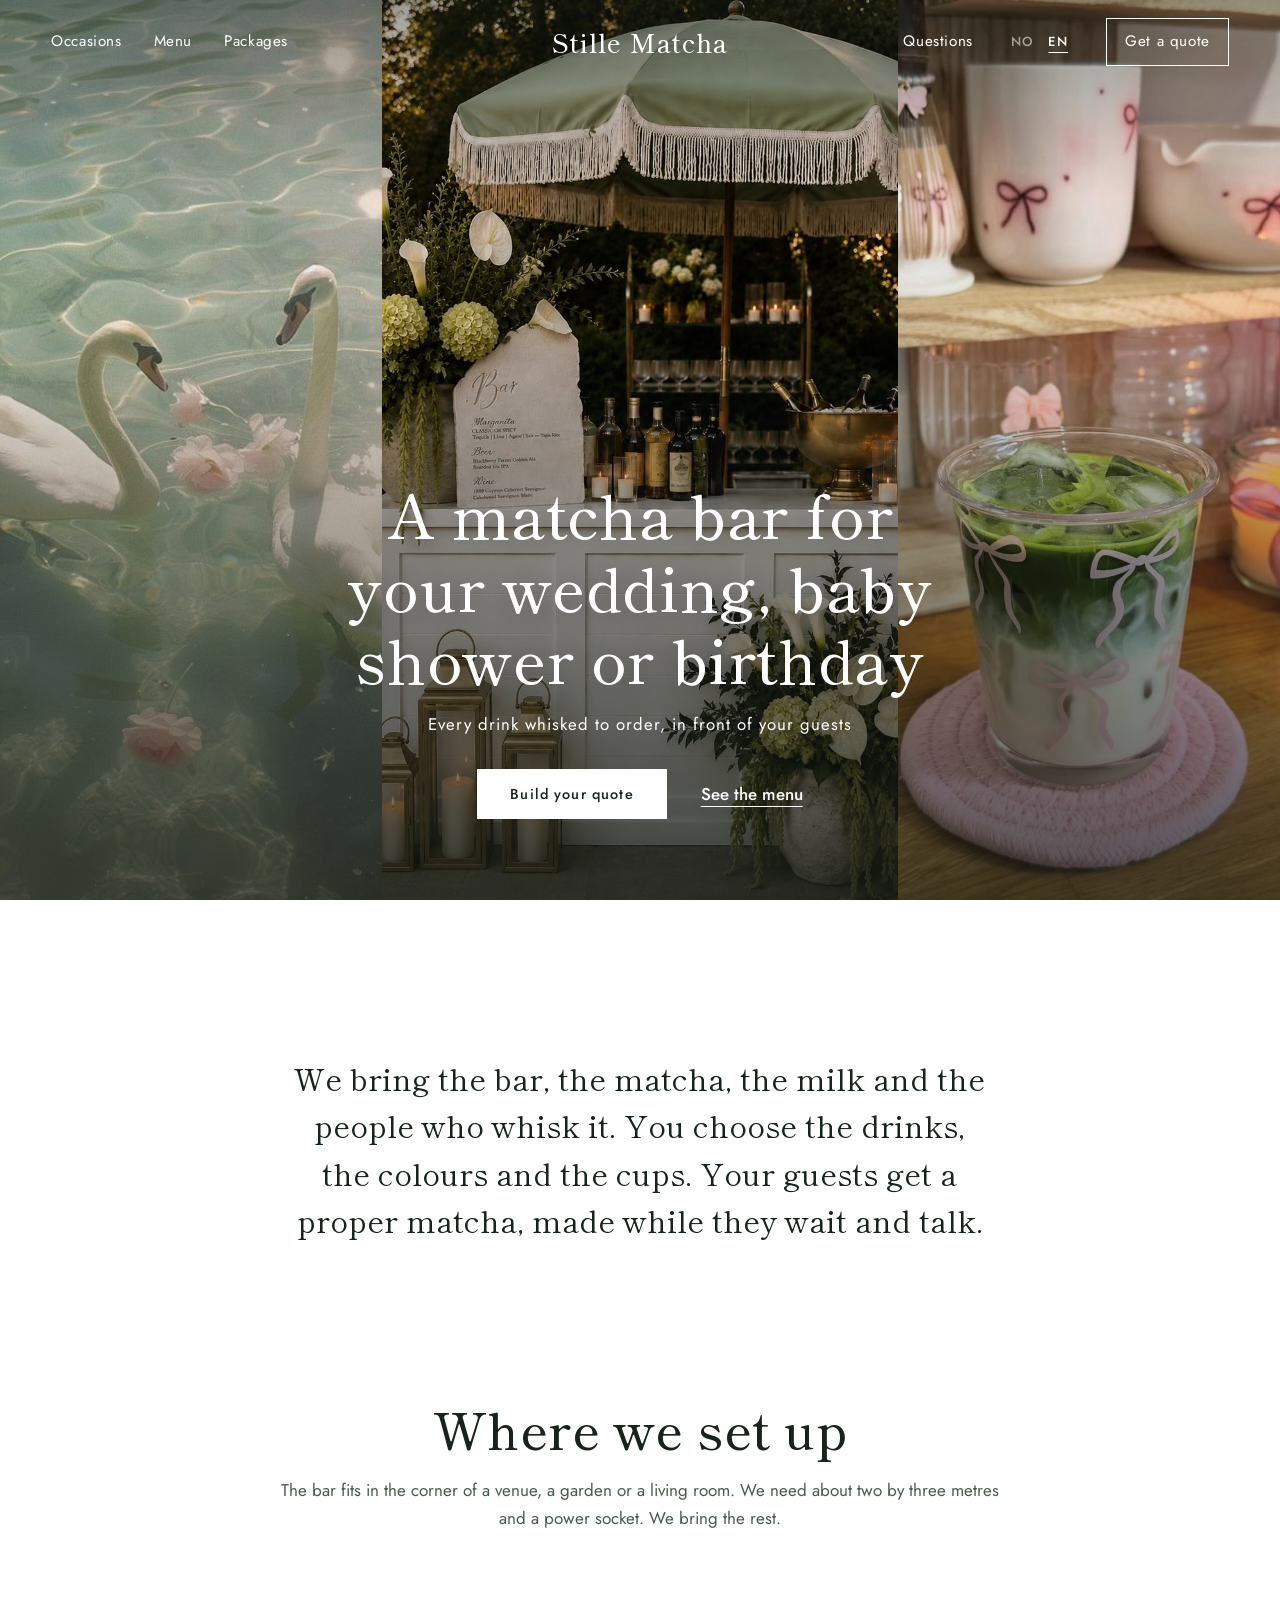
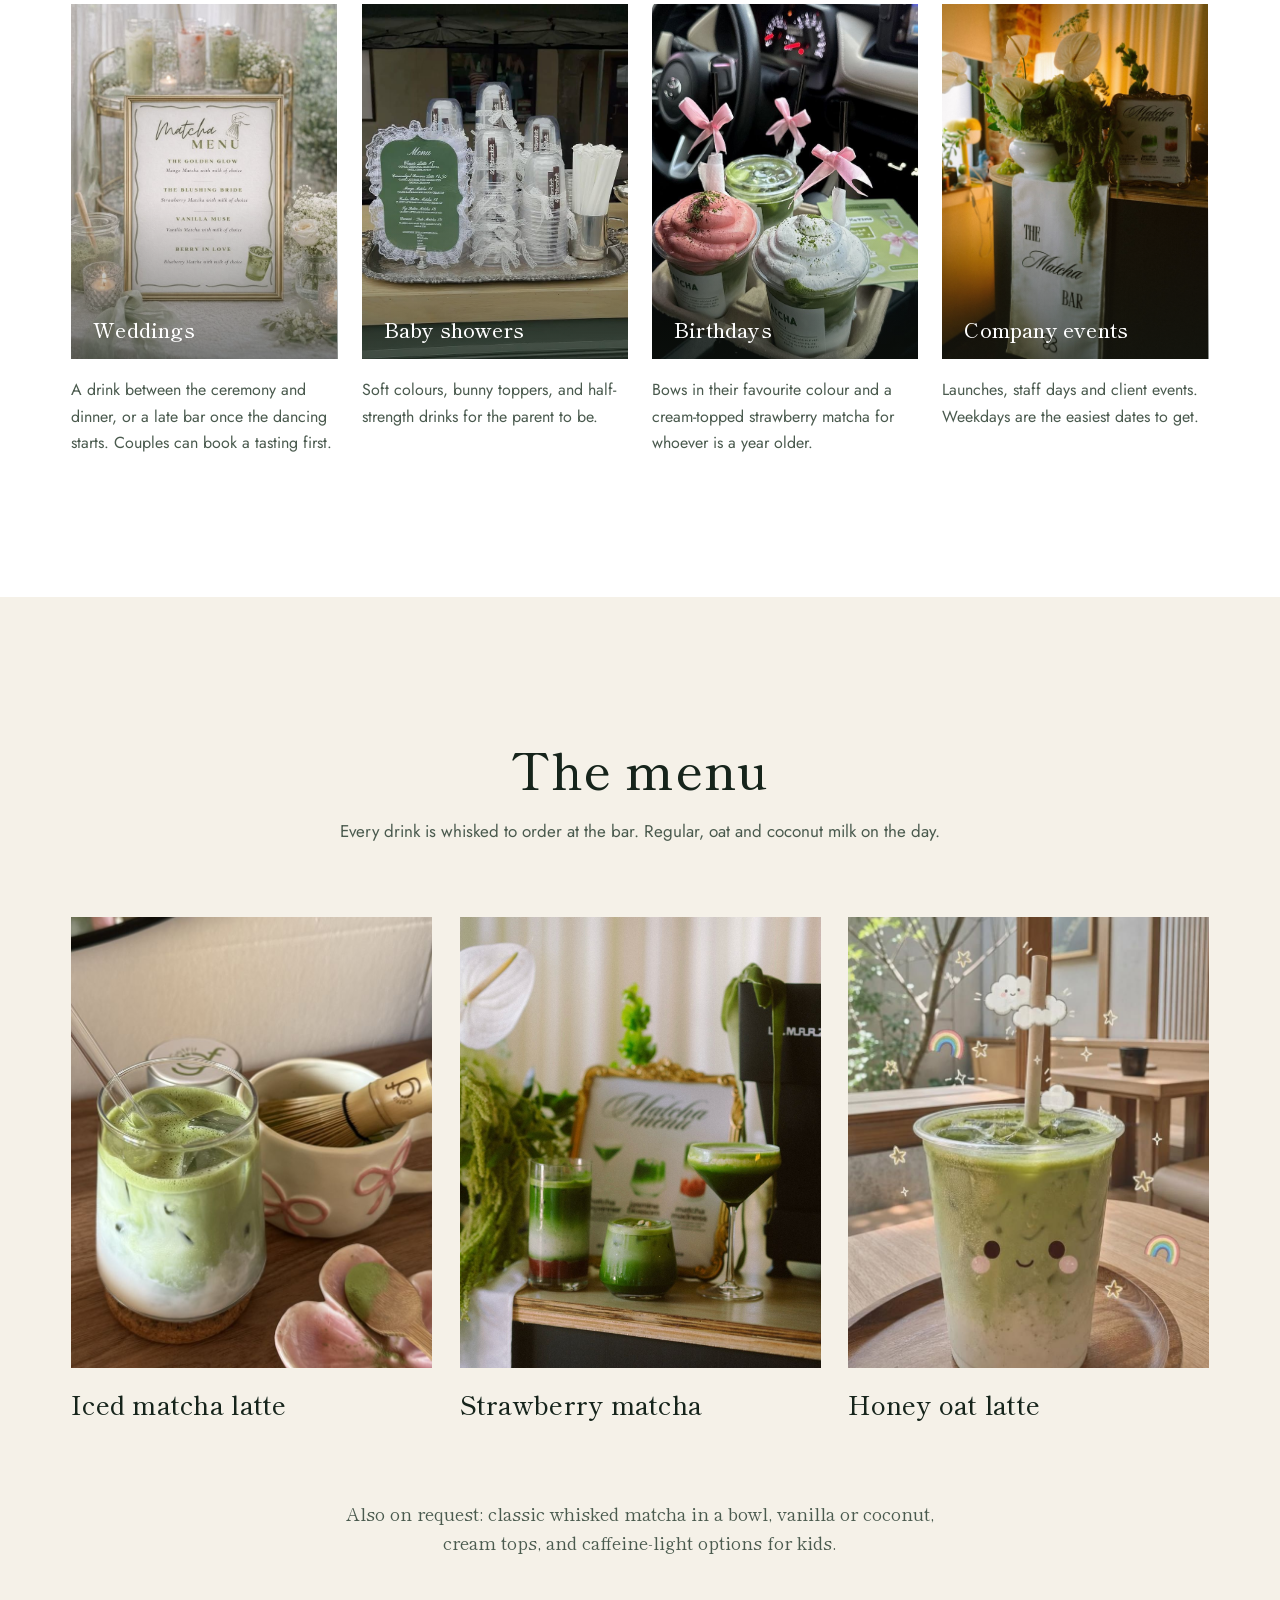
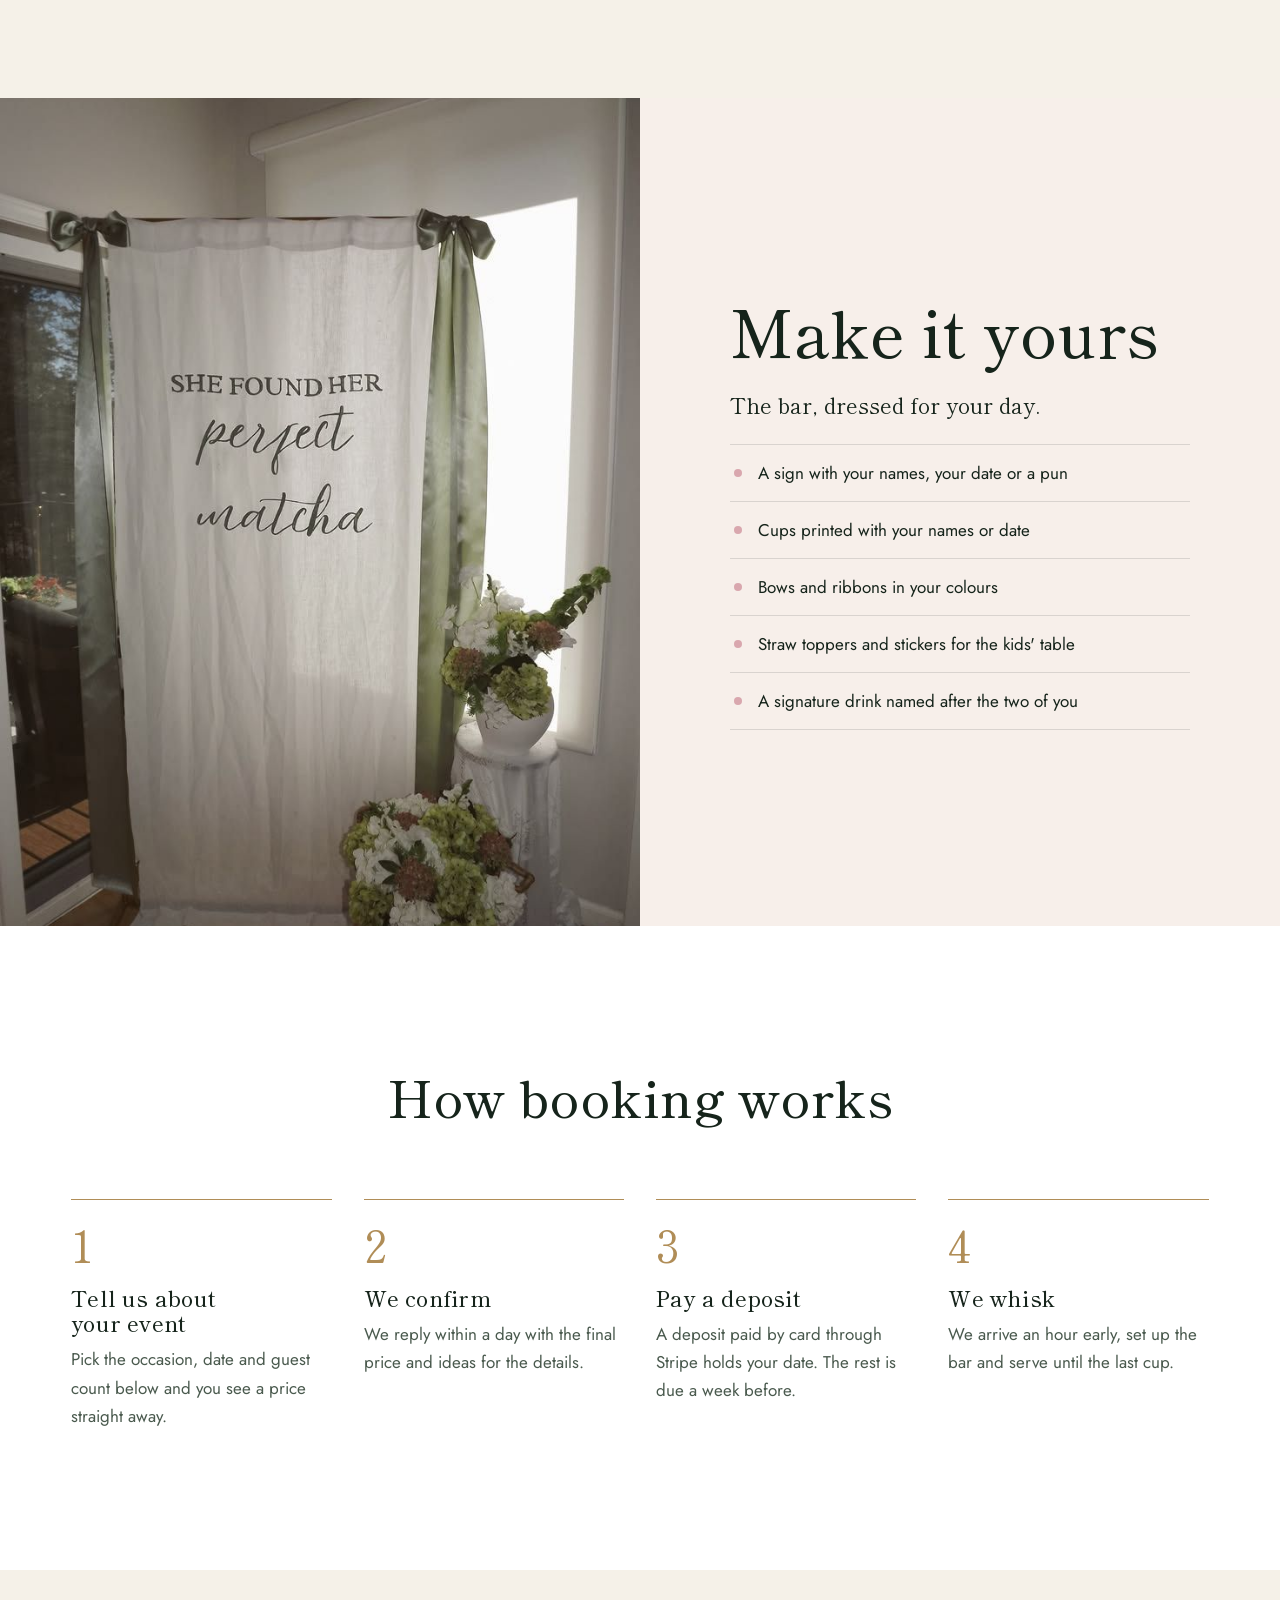
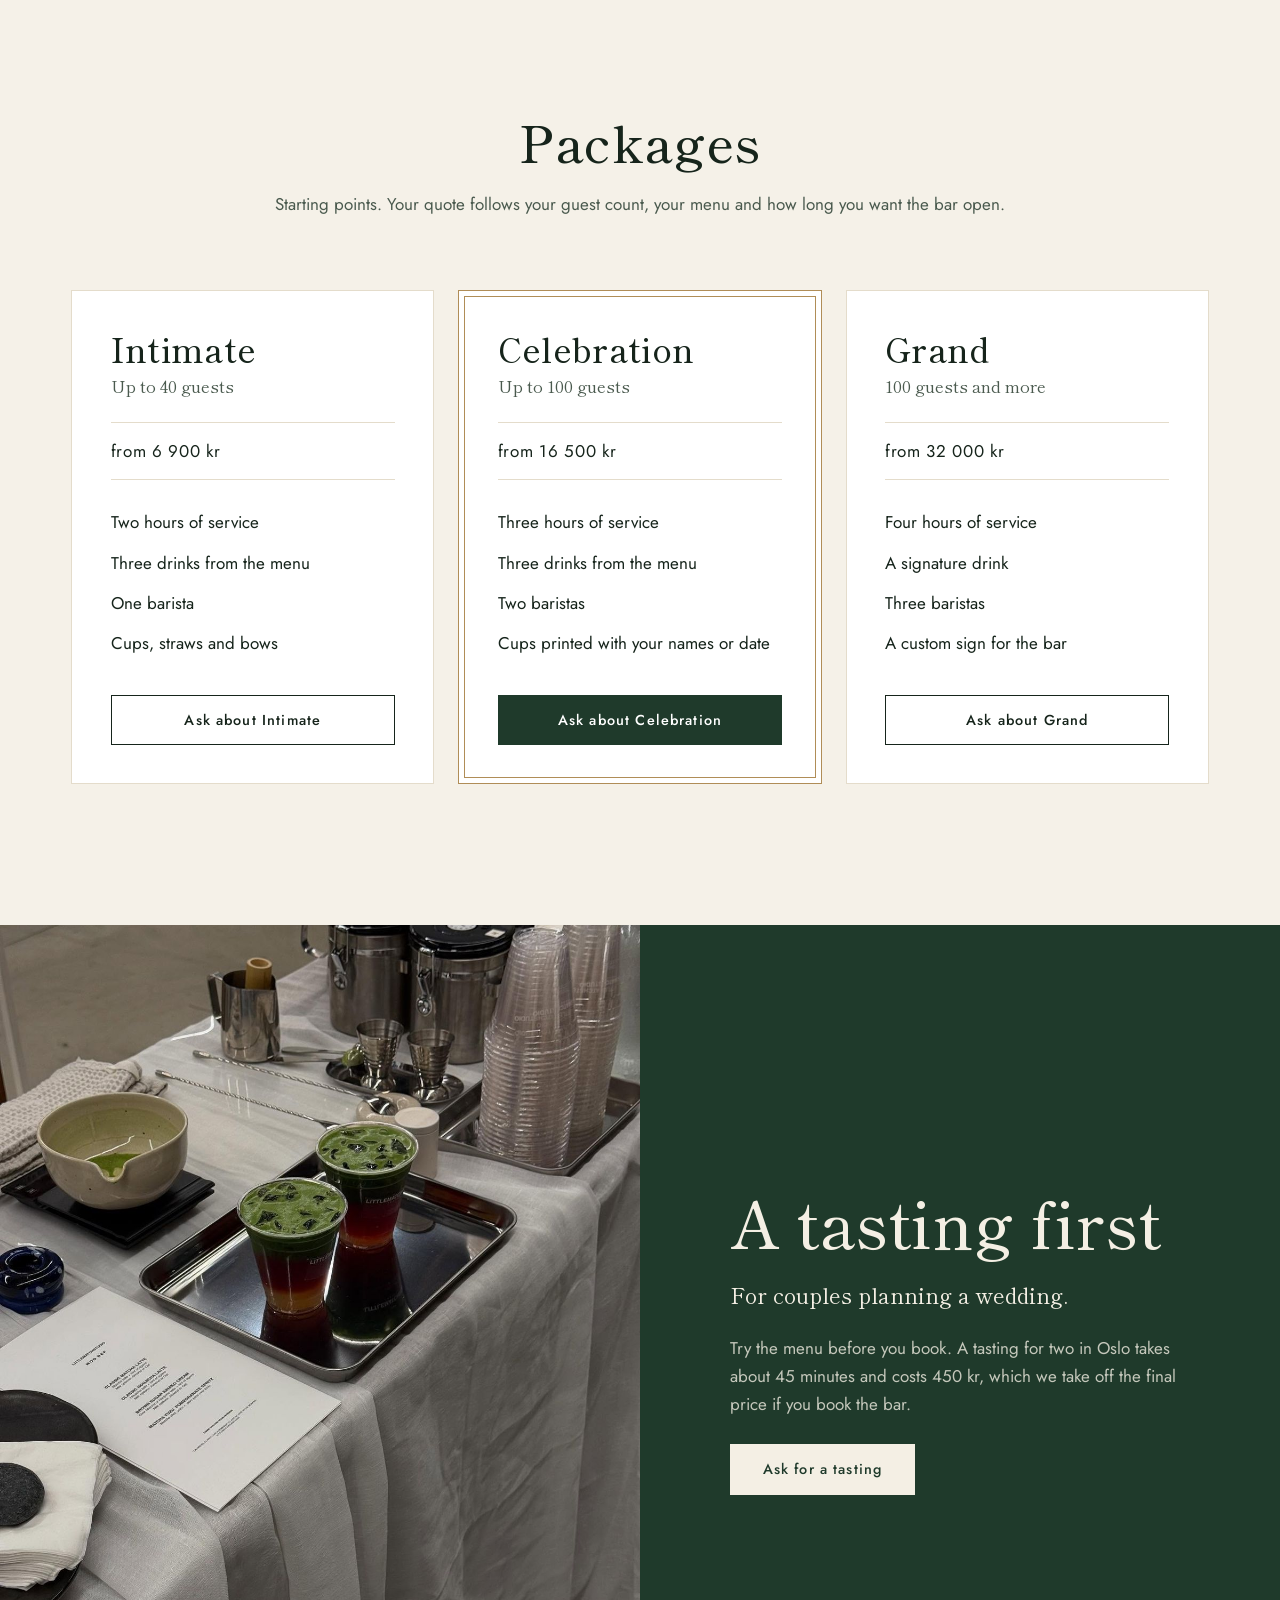
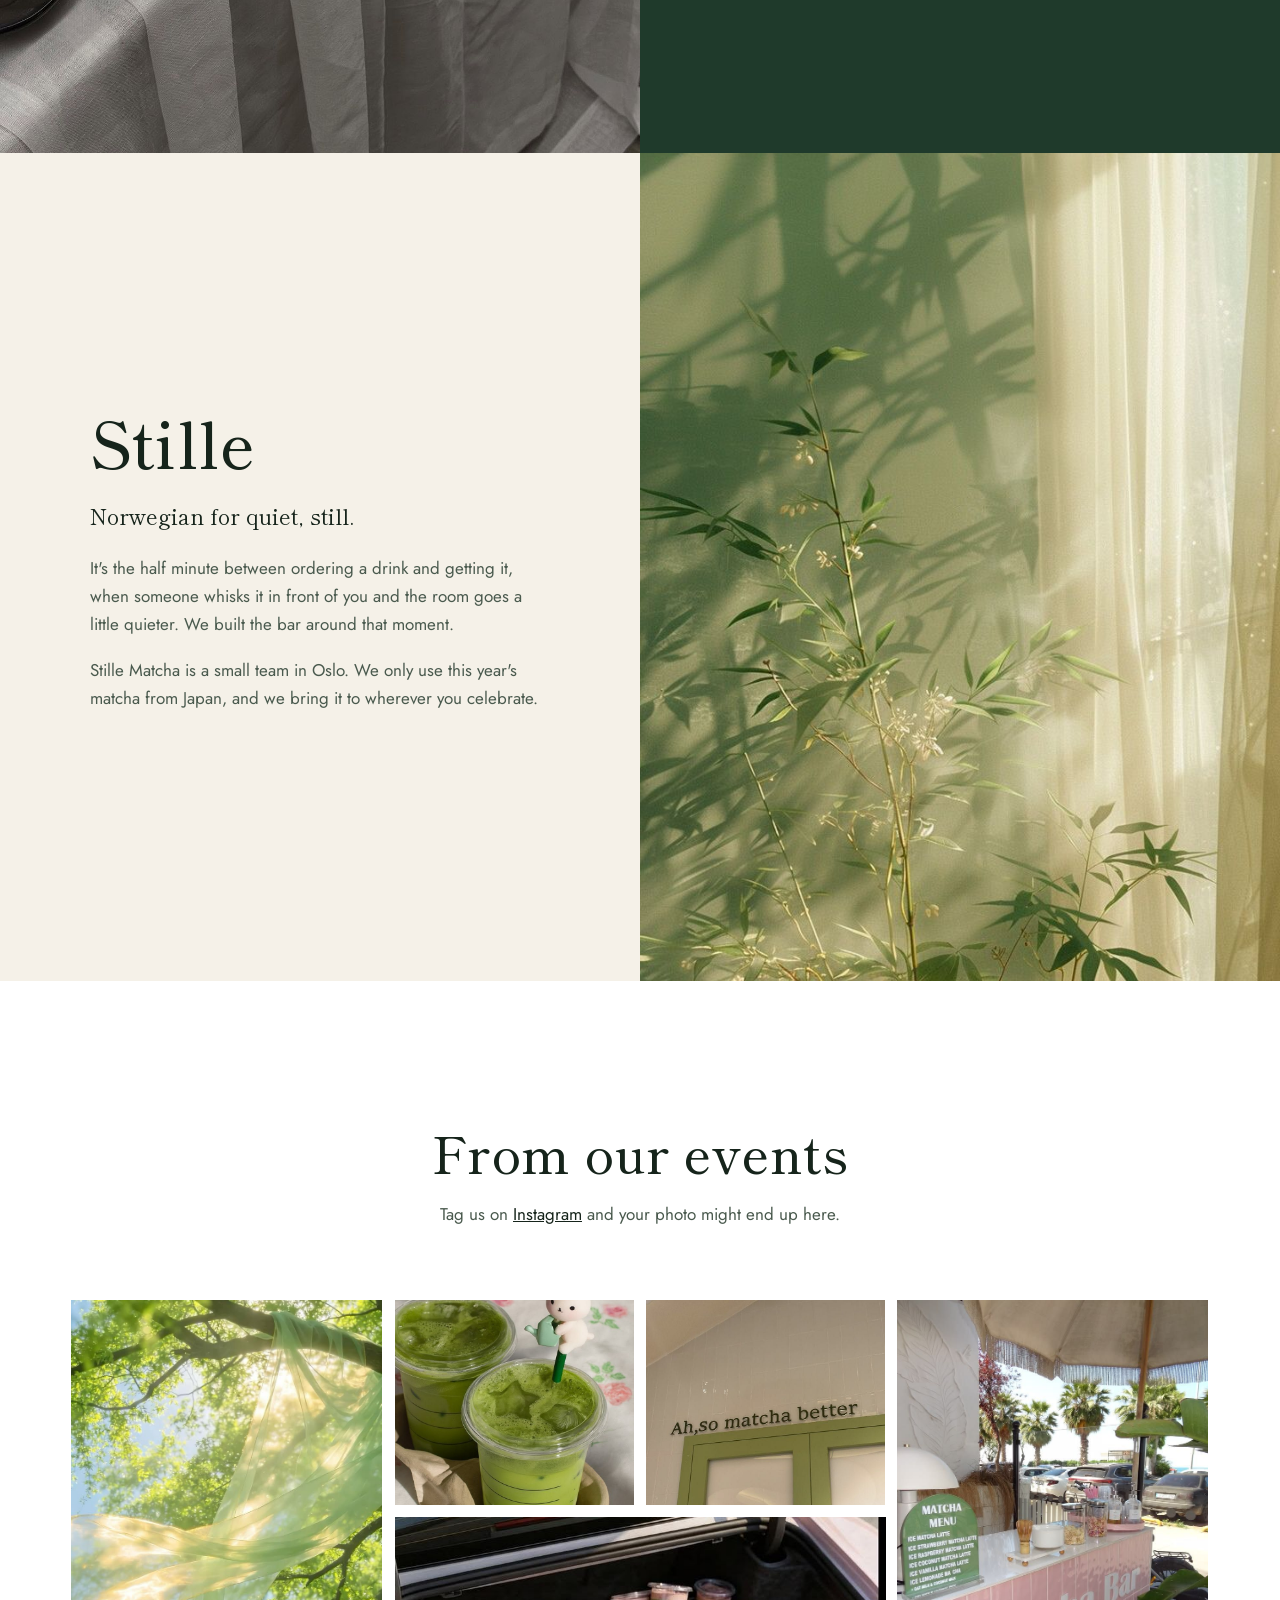
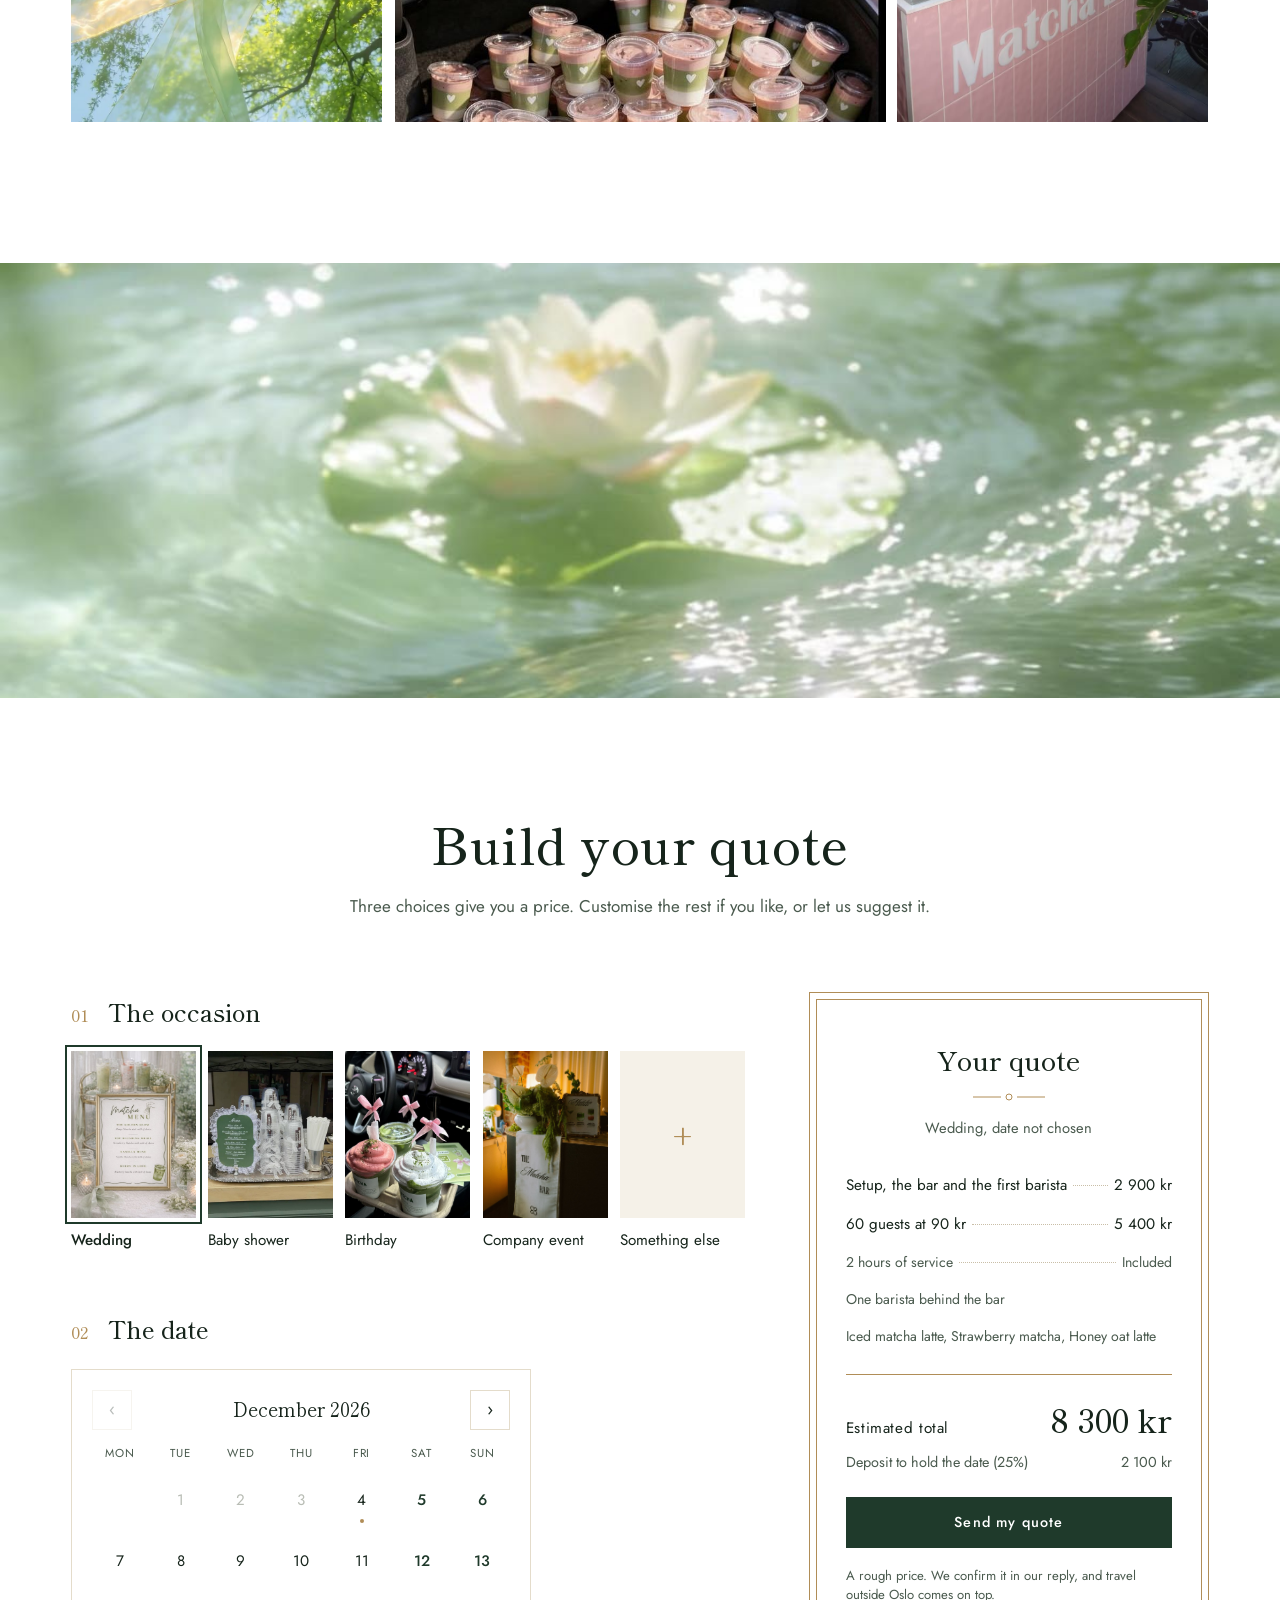
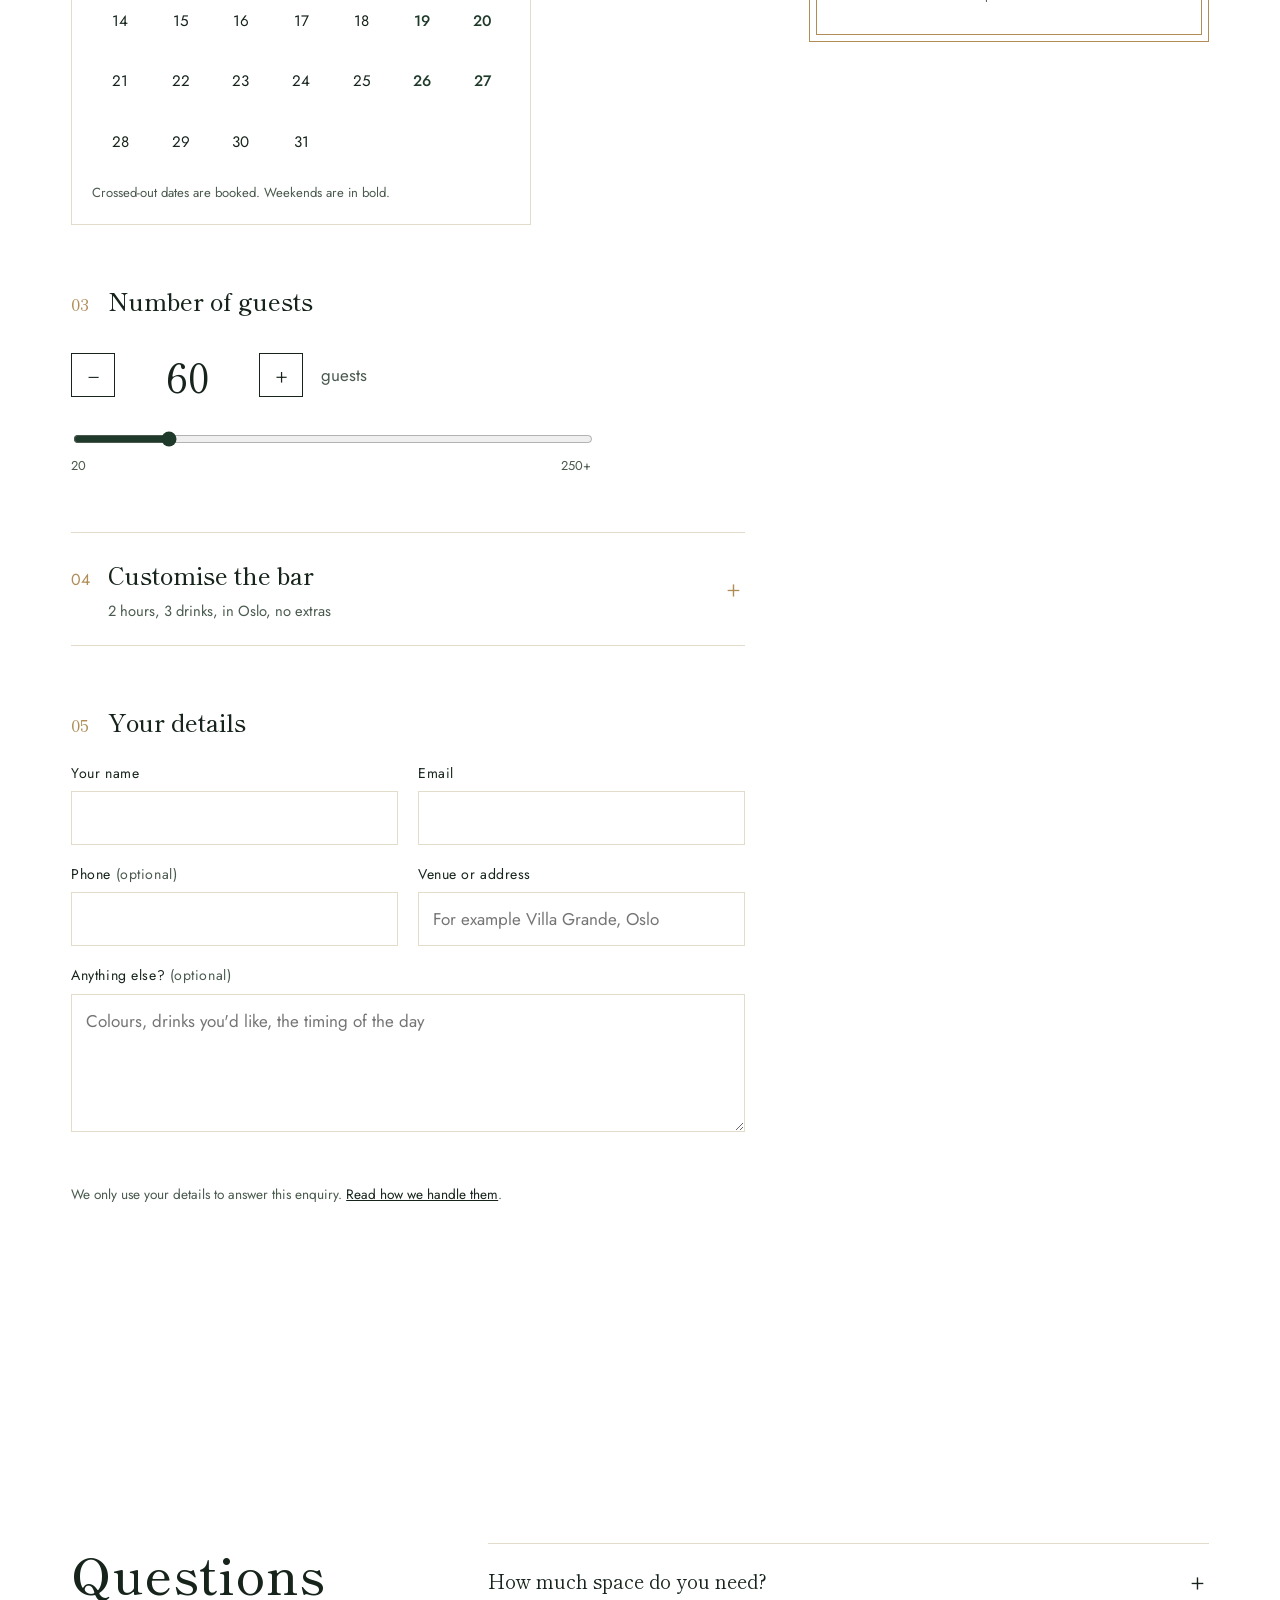
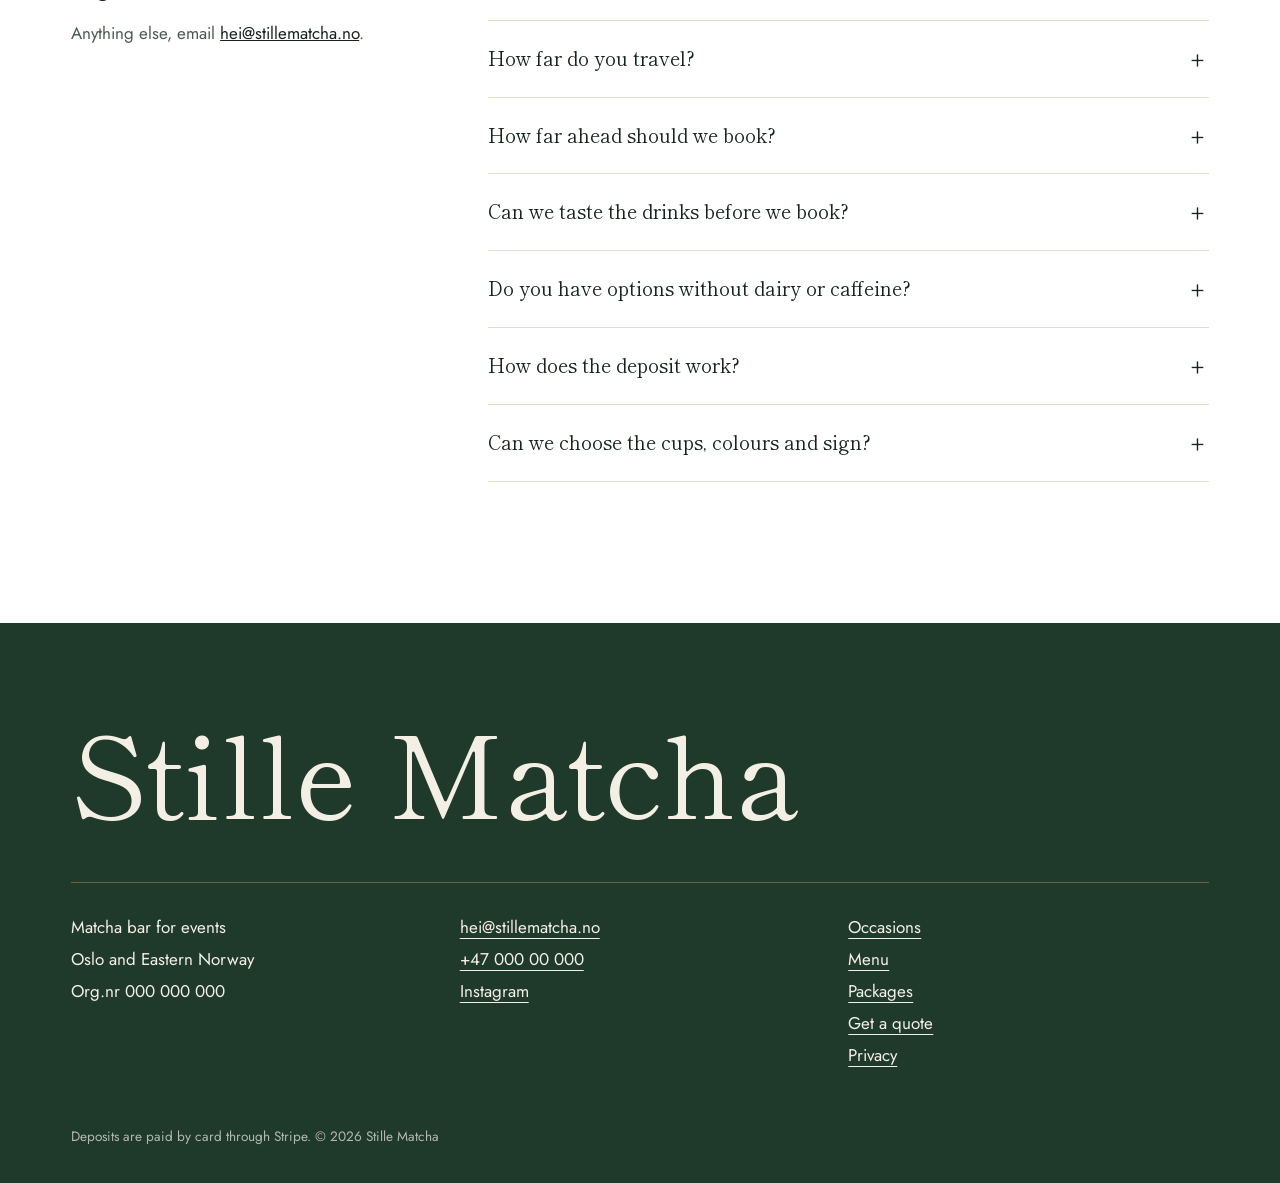
<file: index.html>
<!doctype html>
<html lang="en">
<head>
  <meta charset="utf-8">
  <meta name="viewport" content="width=device-width, initial-scale=1">
  <title data-i18n="meta.title">Stille Matcha</title>
  <meta name="description" data-i18n-attr="content:meta.description" content="A matcha bar for your wedding, baby shower or birthday. Every drink whisked to order in front of your guests, in Oslo and Eastern Norway.">

  <!--
    How the page looks when a link is shared on Instagram, WhatsApp, Messenger and so on.
    PLACEHOLDER: once the site has its domain, replace https://stillematcha.no/ below
    with the real address. Link previews need the full address of the image.
  -->
  <meta property="og:type" content="website">
  <meta property="og:site_name" content="Stille Matcha">
  <meta property="og:title" content="Stille Matcha: a matcha bar for your event">
  <meta property="og:description" content="Matchabar til bryllup, babyshower og bursdag. Hver drikk vispes på bestilling foran gjestene.">
  <meta property="og:url" content="https://stillematcha.no/">
  <meta property="og:image" content="https://stillematcha.no/images/share.jpg">
  <meta property="og:image:width" content="1200">
  <meta property="og:image:height" content="630">
  <meta property="og:locale" content="nb_NO">
  <meta property="og:locale:alternate" content="en_GB">
  <meta name="twitter:card" content="summary_large_image">
  <link rel="alternate" hreflang="nb" href="https://stillematcha.no/?lang=no">
  <link rel="alternate" hreflang="en" href="https://stillematcha.no/?lang=en">

  <link rel="icon" href="images/favicon.svg" type="image/svg+xml">
  <link rel="stylesheet" href="css/fonts.css">
  <link rel="stylesheet" href="css/styles.css">
</head>
<body>

  <a class="skip-link" href="#main" data-i18n="skip">Skip to content</a>

  <header class="site-header is-over-hero" id="site-header">
    <div class="header-inner">
      <nav class="nav-side nav-left" aria-label="Explore">
        <a href="#occasions" data-i18n="nav.occasions">Occasions</a>
        <a href="#menu" data-i18n="nav.menu">Menu</a>
        <a href="#packages" data-i18n="nav.packages">Packages</a>
      </nav>

      <a class="logo" href="#top" aria-label="Stille Matcha">
        <span data-site="name">Stille Matcha</span>
      </a>

      <div class="nav-side nav-right">
        <a href="#faq" data-i18n="nav.questions">Questions</a>
        <div class="lang-switch" role="group" aria-label="Language / Språk">
          <button type="button" data-lang="no" aria-pressed="false" lang="nb">NO</button>
          <button type="button" data-lang="en" aria-pressed="true" lang="en">EN</button>
        </div>
        <a class="nav-cta" href="#enquire" data-i18n="nav.cta">Get a quote</a>
      </div>

      <div class="mobile-tools">
        <div class="lang-switch" role="group" aria-label="Language / Språk">
          <button type="button" data-lang="no" aria-pressed="false" lang="nb">NO</button>
          <button type="button" data-lang="en" aria-pressed="true" lang="en">EN</button>
        </div>
        <button class="nav-toggle" type="button" aria-expanded="false" aria-controls="mobile-nav">
          <span class="nav-toggle-bar"></span>
          <span class="visually-hidden" data-i18n="nav.toggle">Menu</span>
        </button>
      </div>
    </div>
    <nav id="mobile-nav" class="mobile-nav" aria-label="Main">
      <a href="#occasions" data-i18n="nav.occasions">Occasions</a>
      <a href="#menu" data-i18n="nav.menu">Menu</a>
      <a href="#packages" data-i18n="nav.packages">Packages</a>
      <a href="#faq" data-i18n="nav.questions">Questions</a>
      <a href="#enquire" data-i18n="nav.cta">Get a quote</a>
    </nav>
  </header>

  <main id="main">

    <section class="hero" id="top">
      <div class="hero-photos">
        <div class="hero-photo hero-side" data-slot="hero-left" data-slot-fill data-eager data-alt="Two swans and pink roses on clear green water" data-i18n-attr="data-alt:alt.hero-left"></div>
        <div class="hero-photo hero-main" data-slot="hero-center" data-slot-fill data-eager data-alt="A white bar with a sage umbrella, candles and lanterns at dusk" data-i18n-attr="data-alt:alt.hero-center"></div>
        <div class="hero-photo hero-side" data-slot="hero-right" data-slot-fill data-eager data-alt="An iced matcha latte in a glass with pink bows" data-i18n-attr="data-alt:alt.hero-right"></div>
      </div>
      <div class="hero-copy">
        <h1 data-i18n="hero.title">A matcha bar for your wedding, baby shower or birthday</h1>
        <p data-i18n="hero.sub">Every drink whisked to order, in front of your guests</p>
        <div class="hero-actions">
          <a class="button button-light" href="#enquire" data-i18n="hero.cta">Build your quote</a>
          <a class="text-link text-link-light" href="#menu" data-i18n="hero.link">See the menu</a>
        </div>
      </div>
    </section>

    <section class="intro" aria-label="Stille Matcha">
      <p data-i18n="intro.text">We bring the bar, the matcha, the milk and the people who whisk it. You choose the drinks, the colours and the cups. Your guests get a proper matcha, made while they wait and talk.</p>
    </section>

    <section class="section occasions" id="occasions" aria-labelledby="occasions-title">
      <div class="container">
        <div class="section-head">
          <h2 id="occasions-title" data-i18n="occ.title">Where we set up</h2>
          <p data-i18n="occ.lead">The bar fits in the corner of a venue, a garden or a living room. We need about two by three metres and a power socket. We bring the rest.</p>
        </div>
        <div class="occasion-grid">
          <article class="occasion">
            <div class="occasion-media">
              <div class="occasion-photo" data-slot="occasion-wedding" data-slot-fill data-alt="A matcha menu in a gold frame on a wedding table" data-i18n-attr="data-alt:alt.wedding"></div>
              <h3 data-i18n="occ.wedding.title">Weddings</h3>
            </div>
            <p data-i18n="occ.wedding.text">A drink between the ceremony and dinner, or a late bar once the dancing starts. Couples can book a tasting first.</p>
          </article>
          <article class="occasion">
            <div class="occasion-media">
              <div class="occasion-photo" data-slot="occasion-babyshower" data-slot-fill data-alt="Cups wrapped in lace next to a green menu sign" data-i18n-attr="data-alt:alt.baby"></div>
              <h3 data-i18n="occ.baby.title">Baby showers</h3>
            </div>
            <p data-i18n="occ.baby.text">Soft colours, bunny toppers, and half-strength drinks for the parent to be.</p>
          </article>
          <article class="occasion">
            <div class="occasion-media">
              <div class="occasion-photo" data-slot="occasion-birthday" data-slot-fill data-alt="Cream-topped strawberry and matcha drinks with pink bows" data-i18n-attr="data-alt:alt.birthday"></div>
              <h3 data-i18n="occ.birthday.title">Birthdays</h3>
            </div>
            <p data-i18n="occ.birthday.text">Bows in their favourite colour and a cream-topped strawberry matcha for whoever is a year older.</p>
          </article>
          <article class="occasion">
            <div class="occasion-media">
              <div class="occasion-photo" data-slot="occasion-company" data-slot-fill data-alt="A banner reading The Matcha Bar beside white flowers" data-i18n-attr="data-alt:alt.company"></div>
              <h3 data-i18n="occ.company.title">Company events</h3>
            </div>
            <p data-i18n="occ.company.text">Launches, staff days and client events. Weekdays are the easiest dates to get.</p>
          </article>
        </div>
      </div>
    </section>

    <section class="section menu" id="menu" aria-labelledby="menu-title">
      <div class="container">
        <div class="section-head">
          <h2 id="menu-title" data-i18n="menu.title">The menu</h2>
          <p data-i18n="menu.lead">Every drink is whisked to order at the bar. Regular, oat and coconut milk on the day.</p>
        </div>
        <div class="menu-grid" id="menu-grid">
          <!-- Filled in by js/app.js from js/site.js -->
        </div>
        <p class="menu-extras" data-site="menuExtras"></p>
      </div>
    </section>

    <section class="split personal" aria-labelledby="personal-title">
      <div class="split-photo" data-slot="custom-sign" data-slot-fill data-alt="A banner reading She found her perfect matcha, hung with green bows" data-i18n-attr="data-alt:alt.sign"></div>
      <div class="split-text">
        <h2 id="personal-title" data-i18n="personal.title">Make it yours</h2>
        <p class="split-lead" data-i18n="personal.lead">The bar, dressed for your day.</p>
        <ul class="personal-list">
          <li data-i18n="personal.1">A sign with your names, your date or a pun</li>
          <li data-i18n="personal.2">Cups printed with your names or date</li>
          <li data-i18n="personal.3">Bows and ribbons in your colours</li>
          <li data-i18n="personal.4">Straw toppers and stickers for the kids' table</li>
          <li data-i18n="personal.5">A signature drink named after the two of you</li>
        </ul>
      </div>
    </section>

    <section class="section steps" aria-labelledby="steps-title">
      <div class="container">
        <div class="section-head">
          <h2 id="steps-title" data-i18n="steps.title">How booking works</h2>
        </div>
        <ol class="step-list">
          <li>
            <h3 data-i18n="steps.1.title">Tell us about your event</h3>
            <p data-i18n="steps.1.text">Pick the occasion, date and guest count below and you see a price straight away.</p>
          </li>
          <li>
            <h3 data-i18n="steps.2.title">We confirm</h3>
            <p data-i18n="steps.2.text">We reply within a day with the final price and ideas for the details.</p>
          </li>
          <li>
            <h3 data-i18n="steps.3.title">Pay a deposit</h3>
            <p data-i18n="steps.3.text">A deposit paid by card through Stripe holds your date. The rest is due a week before.</p>
          </li>
          <li>
            <h3 data-i18n="steps.4.title">We whisk</h3>
            <p data-i18n="steps.4.text">We arrive an hour early, set up the bar and serve until the last cup.</p>
          </li>
        </ol>
      </div>
    </section>

    <section class="section packages" id="packages" aria-labelledby="packages-title">
      <div class="container">
        <div class="section-head">
          <h2 id="packages-title" data-i18n="packages.title">Packages</h2>
          <p data-i18n="packages.lead">Starting points. Your quote follows your guest count, your menu and how long you want the bar open.</p>
        </div>
        <div class="package-grid" id="package-grid">
          <!-- Filled in by js/app.js from js/site.js -->
        </div>
      </div>
    </section>

    <section class="split tasting" id="tasting" aria-labelledby="tasting-title">
      <div class="split-photo" data-slot="tasting" data-slot-fill data-alt="A linen-covered table with a matcha bowl and two layered drinks" data-i18n-attr="data-alt:alt.tasting"></div>
      <div class="split-text">
        <h2 id="tasting-title" data-i18n="tasting.title">A tasting first</h2>
        <p class="split-lead" data-i18n="tasting.lead">For couples planning a wedding.</p>
        <p data-i18n="tasting.text">Try the menu before you book. A tasting for two in Oslo takes about 45 minutes and costs <span data-site-price="tastingPrice"></span>, which we take off the final price if you book the bar.</p>
        <a class="button" href="#enquire" data-tasting data-i18n="tasting.cta">Ask for a tasting</a>
      </div>
    </section>

    <!-- Reviews come from js/site.js. The section stays hidden on the live site until the placeholders are replaced. -->
    <section class="section reviews" id="reviews" aria-labelledby="reviews-title" hidden>
      <div class="container">
        <div class="section-head">
          <h2 id="reviews-title" data-i18n="reviews.title">What guests say</h2>
          <p data-i18n="reviews.lead">From people who have had the bar at their event.</p>
        </div>
        <div class="review-grid" id="review-grid"></div>
      </div>
    </section>

    <section class="split split-reverse story" id="about" aria-labelledby="story-title">
      <div class="split-photo" data-slot="story" data-slot-fill data-alt="Bamboo leaves casting shadows on a green wall by a sheer curtain" data-i18n-attr="data-alt:alt.story"></div>
      <div class="split-text">
        <h2 id="story-title" data-i18n="story.title">Stille</h2>
        <p class="split-lead" data-i18n="story.lead">Norwegian for quiet, still.</p>
        <p data-i18n="story.p1">It's the half minute between ordering a drink and getting it, when someone whisks it in front of you and the room goes a little quieter. We built the bar around that moment.</p>
        <p data-i18n="story.p2">Stille Matcha is a small team in Oslo. We only use this year's matcha from Japan, and we bring it to wherever you celebrate.</p>
      </div>
    </section>

    <!-- The event wall stays hidden until all five photos in images/gallery/ exist -->
    <section class="section gallery" aria-labelledby="gallery-title" data-slot-group-root>
      <div class="container">
        <div class="section-head">
          <h2 id="gallery-title" data-i18n="gallery.title">From our events</h2>
          <p data-i18n="gallery.lead">Tag us on <a data-site-instagram href="#">Instagram</a> and your photo might end up here.</p>
        </div>
        <div class="gallery-grid">
          <div class="g1" data-slot="gallery-1" data-slot-fill data-eager data-alt=""></div>
          <div class="g2" data-slot="gallery-2" data-slot-fill data-eager data-alt=""></div>
          <div class="g3" data-slot="gallery-3" data-slot-fill data-eager data-alt=""></div>
          <div class="g4" data-slot="gallery-4" data-slot-fill data-eager data-alt=""></div>
          <div class="g5" data-slot="gallery-5" data-slot-fill data-eager data-alt=""></div>
        </div>
      </div>
    </section>

    <div class="quote-photo" data-slot="enquiry" data-slot-fill data-alt=""></div>

    <section class="quote" id="enquire" aria-labelledby="quote-title">
      <div class="container">
        <div class="section-head">
          <h2 id="quote-title" data-i18n="q.title">Build your quote</h2>
          <p data-i18n="q.lead">Three choices give you a price. Customise the rest if you like, or let us suggest it.</p>
        </div>

        <div class="quote-layout">
          <form class="quote-form" id="quote-form" novalidate>
            <fieldset class="q-step">
              <legend><span class="q-num">01</span><span data-i18n="q.step.occasion">The occasion</span></legend>
              <div class="q-occasions" id="q-occasions"></div>
            </fieldset>

            <fieldset class="q-step">
              <legend><span class="q-num">02</span><span data-i18n="q.step.date">The date</span></legend>
              <div class="q-cal" id="q-cal"></div>
              <p class="q-date-note" id="q-date-note" aria-live="polite"></p>
              <p class="q-error" id="q-err-date" role="alert"></p>
            </fieldset>

            <fieldset class="q-step">
              <legend><span class="q-num">03</span><span data-i18n="q.step.guests">Number of guests</span></legend>
              <div class="q-guests">
                <button type="button" class="q-step-btn" id="q-g-minus" aria-label="-5">&minus;</button>
                <output id="q-guests-out" for="q-guests" aria-live="polite">60</output>
                <button type="button" class="q-step-btn" id="q-g-plus" aria-label="+5">+</button>
                <span class="q-unit" data-i18n="q.guests.unit">guests</span>
              </div>
              <input class="q-range" type="range" id="q-guests" aria-labelledby="q-guests-label">
              <span class="visually-hidden" id="q-guests-label" data-i18n="q.step.guests">Number of guests</span>
              <div class="q-range-scale"><span id="q-range-min"></span><span id="q-range-max"></span></div>
            </fieldset>

            <details class="q-custom" id="q-custom">
              <summary>
                <span class="q-num">04</span>
                <span class="q-custom-title" data-i18n="q.custom.title">Customise the bar</span>
                <span class="q-custom-sub" id="q-custom-sub"></span>
              </summary>

              <div class="q-custom-body">
                <fieldset class="q-step q-sub">
                  <legend data-i18n="q.step.hours">How long the bar is open</legend>
                  <div class="q-pills" id="q-hours"></div>
                </fieldset>

                <fieldset class="q-step q-sub">
                  <legend data-i18n="q.step.drinks">Drinks on the bar</legend>
                  <p class="q-hint" id="q-drinks-hint"></p>
                  <div class="q-checks" id="q-drinks"></div>
                  <p class="q-error" id="q-err-drinks" role="alert"></p>
                </fieldset>

                <fieldset class="q-step q-sub">
                  <legend data-i18n="q.step.travel">Where is it?</legend>
                  <div class="q-pills" id="q-travel"></div>
                </fieldset>

                <fieldset class="q-step q-sub">
                  <legend data-i18n="q.step.extras">Extras</legend>
                  <div class="q-checks" id="q-extras"></div>
                </fieldset>
              </div>
            </details>

            <fieldset class="q-step">
              <legend><span class="q-num">05</span><span data-i18n="q.step.details">Your details</span></legend>
              <div class="q-fields">
                <div class="field">
                  <label for="q-name" data-i18n="f.name">Your name</label>
                  <input id="q-name" name="name" type="text" autocomplete="name" required>
                </div>
                <div class="field">
                  <label for="q-email" data-i18n="f.email">Email</label>
                  <input id="q-email" name="email" type="email" autocomplete="email" required>
                </div>
                <div class="field">
                  <label for="q-phone" data-i18n="f.phone">Phone <span class="optional">(optional)</span></label>
                  <input id="q-phone" name="phone" type="tel" autocomplete="tel">
                </div>
                <div class="field">
                  <label for="q-location" data-i18n="f.venue">Venue or address</label>
                  <input id="q-location" name="location" type="text" placeholder="For example Villa Grande, Oslo" data-i18n-attr="placeholder:f.venue.ph">
                </div>
                <div class="field field-wide">
                  <label for="q-message" data-i18n="f.message">Anything else? <span class="optional">(optional)</span></label>
                  <textarea id="q-message" name="message" rows="4" placeholder="Colours, drinks you'd like, the timing of the day" data-i18n-attr="placeholder:f.message.ph"></textarea>
                </div>
              </div>
              <p class="form-status" id="form-status" role="status" aria-live="polite"></p>
              <p class="form-privacy" data-i18n="f.privacy">We only use your details to answer this enquiry. <a href="personvern.html">Read how we handle them</a>.</p>
            </fieldset>
          </form>

          <aside class="quote-card" id="quote-card" aria-live="polite" aria-label="Quote"></aside>
        </div>
      </div>
      <div class="quote-bar" id="quote-bar"></div>
    </section>

    <section class="section faq" id="faq" aria-labelledby="faq-title">
      <div class="container faq-inner">
        <div class="faq-head">
          <h2 id="faq-title" data-i18n="faq.title">Questions</h2>
          <p data-i18n="faq.lead">Anything else, email <a data-site-email href="#"></a>.</p>
        </div>

        <div class="faq-list">
          <details>
            <summary data-i18n="faq.1.q">How much space do you need?</summary>
            <p data-i18n="faq.1.a">About two by three metres, a table if the venue has one, and a power socket within ten metres. We bring the bar, cups, ice and water.</p>
          </details>
          <details>
            <summary data-i18n="faq.2.q">How far do you travel?</summary>
            <p data-i18n="faq.2.a">Anywhere in <span data-site="area"></span>. Further away is possible with a travel fee in the quote.</p>
          </details>
          <details>
            <summary data-i18n="faq.3.q">How far ahead should we book?</summary>
            <p data-i18n="faq.3.a">Summer weekends go first, so two to three months ahead is safe for a wedding. For other dates a few weeks is often enough. Send the form and we'll tell you if your date is free.</p>
          </details>
          <details>
            <summary data-i18n="faq.4.q">Can we taste the drinks before we book?</summary>
            <p data-i18n="faq.4.a">Yes. Couples can book a tasting for two in Oslo. It costs <span data-site-price="tastingPrice"></span> and comes off the final price if you book.</p>
          </details>
          <details>
            <summary data-i18n="faq.5.q">Do you have options without dairy or caffeine?</summary>
            <p data-i18n="faq.5.a">Oat and coconut milk are always on the bar. Matcha has caffeine, so for kids and pregnant guests we make half-strength drinks and a strawberry milk without matcha.</p>
          </details>
          <details>
            <summary data-i18n="faq.6.q">How does the deposit work?</summary>
            <p data-i18n="faq.6.a">A deposit paid by card holds your date and is taken off the final price. You get it back if you cancel more than 30 days before the event.</p>
          </details>
          <details>
            <summary data-i18n="faq.7.q">Can we choose the cups, colours and sign?</summary>
            <p data-i18n="faq.7.a">Yes. Tell us your colours and names in the form, and we suggest bows, cups and a sign to match.</p>
          </details>
        </div>
      </div>
    </section>

  </main>

  <footer class="site-footer">
    <div class="container">
      <p class="footer-name" data-site="name">Stille Matcha</p>
      <div class="footer-cols">
        <div>
          <p data-i18n="footer.tagline">Matcha bar for events</p>
          <p data-site="area">Oslo and Eastern Norway</p>
          <p>Org.nr <span data-site="orgNumber">000 000 000</span></p>
        </div>
        <div>
          <p><a data-site-email href="#"></a></p>
          <p><a data-site-phone href="#"></a></p>
          <p><a data-site-instagram href="#">Instagram</a></p>
        </div>
        <nav aria-label="Footer">
          <a href="#occasions" data-i18n="nav.occasions">Occasions</a>
          <a href="#menu" data-i18n="nav.menu">Menu</a>
          <a href="#packages" data-i18n="nav.packages">Packages</a>
          <a href="#enquire" data-i18n="footer.book">Get a quote</a>
          <a href="personvern.html" data-i18n="footer.privacy">Privacy</a>
        </nav>
      </div>
      <p class="footer-small" data-i18n="footer.small">Deposits are paid by card through Stripe. &copy; <span id="year"></span> <span data-site="name"></span></p>
    </div>
  </footer>

  <script src="js/site.js"></script>
  <script src="js/i18n.js"></script>
  <script src="js/images.js"></script>
  <script src="js/slots.js"></script>
  <script src="js/quote.js"></script>
  <script src="js/app.js"></script>
</body>
</html>
</file>
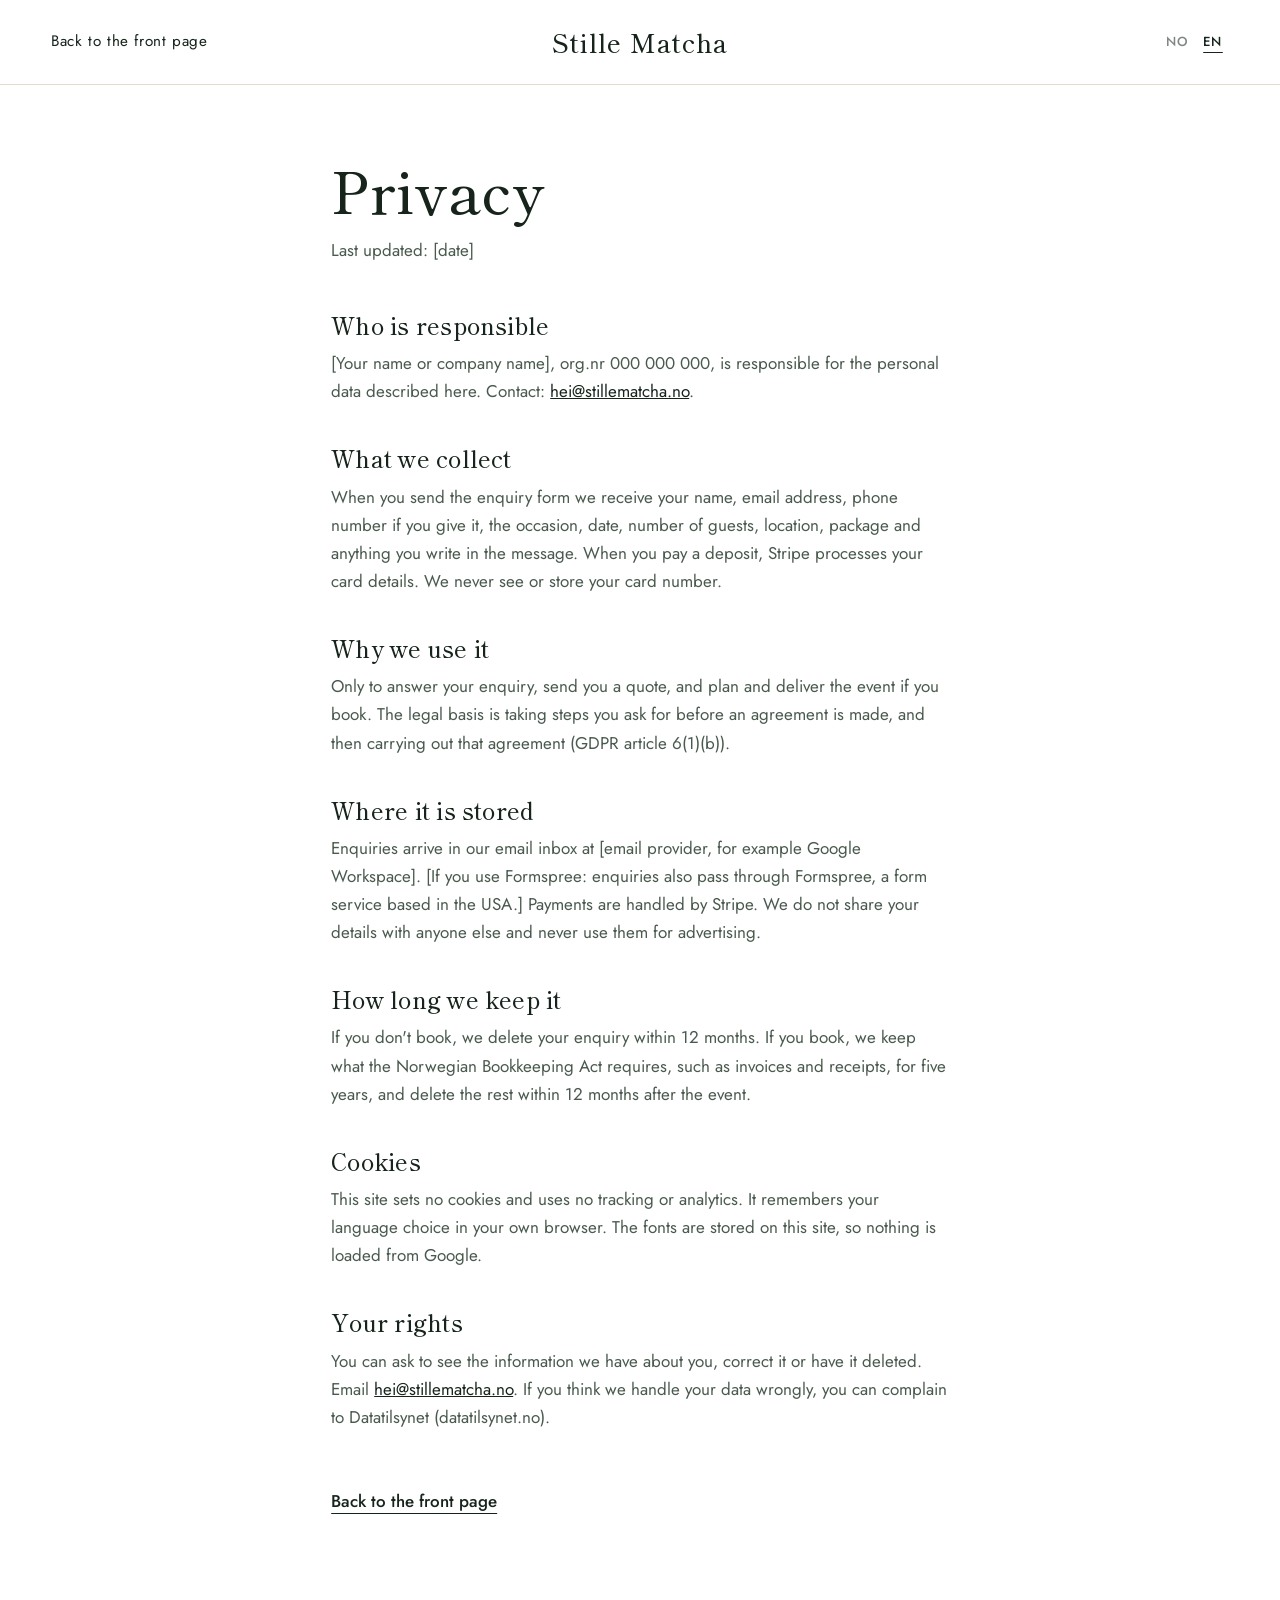
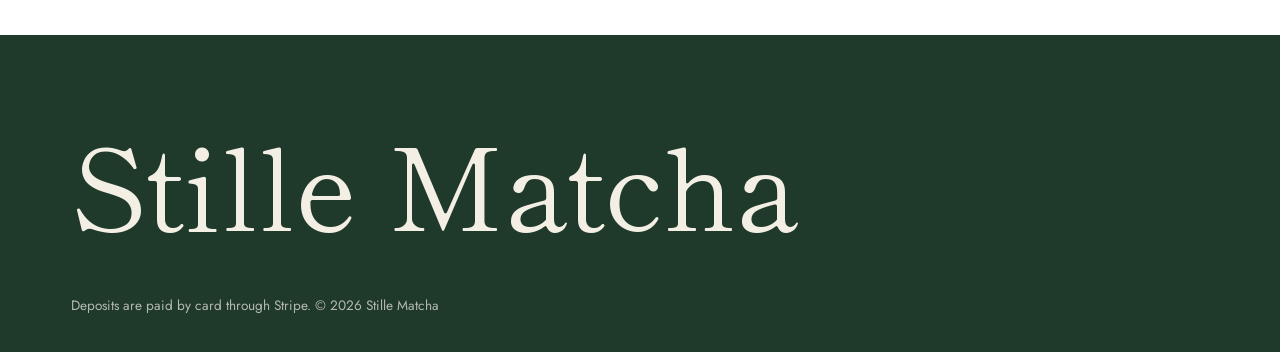
<file: personvern.html>
<!doctype html>
<html lang="en">
<head>
  <meta charset="utf-8">
  <meta name="viewport" content="width=device-width, initial-scale=1">
  <title data-i18n="pv.title">Privacy</title>
  <meta name="robots" content="noindex">
  <link rel="icon" href="images/favicon.svg" type="image/svg+xml">
  <link rel="stylesheet" href="css/fonts.css">
  <link rel="stylesheet" href="css/styles.css">
</head>
<body>
  <!--
    Privacy notice for the enquiry form, in English (below) and Norwegian (js/i18n.js, keys starting with pv.).
    PLACEHOLDERS in [square brackets]: fill them in before launch, in both languages.
    This is a starting point, not legal advice. Have it checked if you are unsure.
  -->

  <header class="site-header" id="site-header">
    <div class="header-inner">
      <nav class="nav-side nav-left" aria-label="Back">
        <a href="index.html" data-i18n="pv.back">Back to the front page</a>
      </nav>
      <a class="logo" href="index.html" aria-label="Stille Matcha">
        <span data-site="name">Stille Matcha</span>
      </a>
      <div class="nav-side nav-right">
        <div class="lang-switch" role="group" aria-label="Language / Språk">
          <button type="button" data-lang="no" aria-pressed="false" lang="nb">NO</button>
          <button type="button" data-lang="en" aria-pressed="true" lang="en">EN</button>
        </div>
      </div>
      <div class="mobile-tools">
        <div class="lang-switch" role="group" aria-label="Language / Språk">
          <button type="button" data-lang="no" aria-pressed="false" lang="nb">NO</button>
          <button type="button" data-lang="en" aria-pressed="true" lang="en">EN</button>
        </div>
      </div>
    </div>
  </header>

  <main class="legal">
    <h1 data-i18n="pv.title">Privacy</h1>
    <p class="legal-updated" data-i18n="pv.updated">Last updated: [date]</p>

    <h2 data-i18n="pv.who.h">Who is responsible</h2>
    <p data-i18n="pv.who.p">[Your name or company name], org.nr <span data-site="orgNumber"></span>, is responsible for the personal data described here. Contact: <a data-site-email href="#"></a>.</p>

    <h2 data-i18n="pv.what.h">What we collect</h2>
    <p data-i18n="pv.what.p">When you send the enquiry form we receive your name, email address, phone number if you give it, the occasion, date, number of guests, location, package and anything you write in the message. When you pay a deposit, Stripe processes your card details. We never see or store your card number.</p>

    <h2 data-i18n="pv.why.h">Why we use it</h2>
    <p data-i18n="pv.why.p">Only to answer your enquiry, send you a quote, and plan and deliver the event if you book. The legal basis is taking steps you ask for before an agreement is made, and then carrying out that agreement (GDPR article 6(1)(b)).</p>

    <h2 data-i18n="pv.where.h">Where it is stored</h2>
    <p data-i18n="pv.where.p">Enquiries arrive in our email inbox at [email provider, for example Google Workspace]. [If you use Formspree: enquiries also pass through Formspree, a form service based in the USA.] Payments are handled by Stripe. We do not share your details with anyone else and never use them for advertising.</p>

    <h2 data-i18n="pv.long.h">How long we keep it</h2>
    <p data-i18n="pv.long.p">If you don't book, we delete your enquiry within 12 months. If you book, we keep what the Norwegian Bookkeeping Act requires, such as invoices and receipts, for five years, and delete the rest within 12 months after the event.</p>

    <h2 data-i18n="pv.cookies.h">Cookies</h2>
    <p data-i18n="pv.cookies.p">This site sets no cookies and uses no tracking or analytics. It remembers your language choice in your own browser. The fonts are stored on this site, so nothing is loaded from Google.</p>

    <h2 data-i18n="pv.rights.h">Your rights</h2>
    <p data-i18n="pv.rights.p">You can ask to see the information we have about you, correct it or have it deleted. Email <a data-site-email href="#"></a>. If you think we handle your data wrongly, you can complain to Datatilsynet (datatilsynet.no).</p>

    <a class="text-link back" href="index.html" data-i18n="pv.back">Back to the front page</a>
  </main>

  <footer class="site-footer">
    <div class="container">
      <p class="footer-name" data-site="name">Stille Matcha</p>
      <p class="footer-small" data-i18n="footer.small">Deposits are paid by card through Stripe. &copy; <span id="year"></span> <span data-site="name"></span></p>
    </div>
  </footer>

  <script src="js/site.js"></script>
  <script src="js/i18n.js"></script>
  <script src="js/images.js"></script>
  <script src="js/slots.js"></script>
  <script src="js/app.js"></script>
</body>
</html>
</file>
<file: css/fonts.css>
/* Generated by tools/embed-fonts.py. Edit that script, not this file. */
@font-face { font-family: "Shippori Mincho B1"; font-weight: 400; font-style: normal; font-display: swap;
  src: url([data-uri]) format("woff2"); }
@font-face { font-family: "Shippori Mincho B1"; font-weight: 500; font-style: normal; font-display: swap;
  src: url([data-uri]) format("woff2"); }
@font-face { font-family: "Shippori Mincho B1"; font-weight: 600; font-style: normal; font-display: swap;
  src: url([data-uri]) format("woff2"); }
@font-face { font-family: "Jost"; font-weight: 300 700; font-style: normal; font-display: swap;
  src: url([data-uri]) format("woff2"); }
</file>
<file: css/styles.css>
/* Stille Matcha
   Colours, fonts and sizes live in :root. Change them there and the whole site follows.
   Palette: white and linen, deep evergreen, brass for thin lines and accents,
   blush in small touches. Fonts are in css/fonts.css. */

:root {
  --paper: #FFFFFF;       /* page background */
  --paper-2: #F5F1E8;     /* linen, for alternate sections */
  --blush-paper: #F7EFEA; /* the "Make it yours" section */
  --white: #FFFFFF;
  --brass: #B08D57;       /* thin lines, numbers, the quote card border */
  --sage: #B08D57;
  --green: #1F3A2B;       /* evergreen: buttons, the tasting section, the footer */
  --ink: #16241B;         /* text */
  --ink-soft: #4A5A4E;
  --line: #E4DCCB;
  --blush: #D9A7AE;
  --cream: #F4EFE4;       /* text on evergreen */

  --display: "Shippori Mincho B1", "Hiragino Mincho ProN", "Yu Mincho", Georgia, serif;
  --body: "Jost", "Segoe UI", system-ui, sans-serif;

  --container: 1240px;
  --gutter: clamp(16px, 4vw, 56px);
  --header-h: 84px;
}

*, *::before, *::after { box-sizing: border-box; }

html { scroll-behavior: smooth; scroll-padding-top: var(--header-h); }

body {
  margin: 0;
  background: var(--paper);
  color: var(--ink);
  font-family: var(--body);
  font-size: 1.0625rem;
  font-weight: 400;
  line-height: 1.65;
  -webkit-font-smoothing: antialiased;
}

img, svg { display: block; max-width: 100%; }
[hidden] { display: none !important; }

h1, h2, h3 {
  font-family: var(--display);
  font-weight: 500;
  line-height: 1.18;
  letter-spacing: .01em;
  margin: 0;
  text-wrap: balance;
}
p { margin: 0; }
a { color: inherit; }

:focus-visible { outline: 1.5px solid currentColor; outline-offset: 4px; }

.visually-hidden {
  position: absolute; width: 1px; height: 1px; margin: -1px;
  overflow: hidden; clip: rect(0 0 0 0); white-space: nowrap; border: 0;
}
.skip-link {
  position: absolute; left: 16px; top: -60px; z-index: 100;
  background: var(--green); color: var(--white); padding: 10px 16px;
}
.skip-link:focus { top: 12px; }

.container { max-width: var(--container); margin: 0 auto; padding: 0 var(--gutter); }

/* Buttons and links */
.button {
  display: inline-flex; align-items: center; justify-content: center;
  background: var(--green); color: var(--white);
  font: 500 .9rem/1 var(--body); letter-spacing: .08em;
  text-decoration: none;
  padding: 17px 32px;
  border: 1px solid var(--green); border-radius: 0;
  cursor: pointer;
  transition: background-color .2s ease, color .2s ease;
}
.button:hover { background: var(--ink); border-color: var(--ink); }
.button:disabled { opacity: .6; cursor: wait; }
.button-light { background: var(--white); color: var(--ink); border-color: var(--white); }
.button-light:hover { background: transparent; color: var(--white); border-color: var(--white); }
.button-outline { background: transparent; color: var(--ink); border-color: var(--ink); }
.button-outline:hover { background: var(--ink); color: var(--white); }
.button-block { width: 100%; }

.text-link {
  font-weight: 500;
  text-decoration: underline; text-decoration-thickness: 1px; text-underline-offset: 6px;
}
.text-link:hover { text-decoration-thickness: 2px; }
.text-link-light { color: var(--white); }

/* Header: sits on the opening photos, turns solid once you scroll */
.site-header {
  position: fixed; top: 0; left: 0; right: 0; z-index: 50;
  background: color-mix(in srgb, var(--paper) 94%, transparent);
  backdrop-filter: blur(10px);
  border-bottom: 1px solid var(--line);
  transition: background-color .3s ease, color .3s ease, border-color .3s ease;
}
.site-header.is-over-hero {
  background: transparent; backdrop-filter: none;
  border-bottom-color: transparent;
  color: var(--white);
}
.header-inner {
  max-width: 1440px; margin: 0 auto; padding: 0 var(--gutter);
  height: var(--header-h);
  display: grid; grid-template-columns: 1fr auto 1fr; align-items: center;
}
.nav-side { display: flex; align-items: center; gap: 32px; font-size: .95rem; letter-spacing: .04em; }
.nav-right { justify-content: flex-end; }
.nav-side a { text-decoration: none; }
.nav-side a:hover { text-decoration: underline; text-underline-offset: 6px; text-decoration-thickness: 1px; }
.nav-side .nav-cta { border: 1px solid currentColor; padding: 10px 18px; }
.nav-side .nav-cta:hover { text-decoration: none; color: var(--green); background: var(--white); border-color: var(--white); }
.site-header:not(.is-over-hero) .nav-cta:hover { color: var(--white); background: var(--green); border-color: var(--green); }
.logo {
  text-decoration: none;
  font-family: var(--display); font-size: 1.6rem; font-weight: 500; letter-spacing: .04em;
}
.nav-toggle, .mobile-nav, .mobile-tools { display: none; }

/* NO / EN switch */
.lang-switch { display: inline-flex; gap: 2px; }
.lang-switch button {
  background: none; border: 0; color: inherit; cursor: pointer;
  font: 500 .82rem/1 var(--body); letter-spacing: .1em;
  padding: 8px 6px; opacity: .55;
}
.lang-switch button:hover { opacity: .9; }
.lang-switch button[aria-pressed="true"] { opacity: 1; text-decoration: underline; text-underline-offset: 6px; text-decoration-thickness: 1px; }

/* Opening: three photos in a row, full height */
.hero { position: relative; height: 100svh; min-height: 640px; max-height: 1100px; color: var(--white); }
.hero-photos { position: absolute; inset: 0; display: grid; grid-template-columns: 1fr 1.35fr 1fr; }
.hero-photo { height: 100%; }
.hero::after {
  content: ""; position: absolute; inset: 0; pointer-events: none;
  background:
    linear-gradient(180deg, rgba(20, 28, 22, .42) 0%, rgba(20, 28, 22, 0) 22%),
    linear-gradient(0deg, rgba(20, 28, 22, .7) 0%, rgba(20, 28, 22, .3) 42%, rgba(20, 28, 22, 0) 66%);
}
.hero-copy {
  position: absolute; left: 0; right: 0; bottom: clamp(48px, 9vh, 96px); z-index: 2;
  text-align: center; padding: 0 var(--gutter);
}
.hero h1 {
  font-size: clamp(2.3rem, 4.8vw, 4.9rem); font-weight: 500;
  max-width: 14em; margin: 0 auto;
  text-shadow: 0 2px 30px rgba(20, 28, 22, .3);
}
.hero-copy > p { margin-top: 16px; font-size: 1.05rem; letter-spacing: .06em; }
.hero-actions { display: flex; justify-content: center; align-items: center; flex-wrap: wrap; gap: 18px 34px; margin-top: 30px; }

/* Intro line under the opening */
.intro { padding: clamp(80px, 12vw, 160px) var(--gutter); text-align: center; }
.intro p {
  font-family: var(--display); font-size: clamp(1.35rem, 2.4vw, 2.05rem); line-height: 1.55;
  max-width: 24em; margin: 0 auto; text-wrap: balance;
}

/* Sections */
.section { padding: clamp(80px, 11vw, 150px) 0; }
.section-head { text-align: center; margin: 0 auto clamp(40px, 6vw, 72px); max-width: 44em; }
.section-head h2 { font-size: clamp(2.2rem, 4vw, 3.6rem); }
.section-head p { color: var(--ink-soft); margin-top: 18px; }
.section-head a { color: var(--ink); }

/* Occasions: three tall photos with the name set on the photo */
.occasions { padding-top: 0; }
.occasion-grid { display: grid; grid-template-columns: repeat(4, minmax(0, 1fr)); gap: 24px; }
.occasion-media { position: relative; }
.occasion-photo { aspect-ratio: 3 / 4; }
.occasion-media::after {
  content: ""; position: absolute; inset: 0; pointer-events: none;
  background: linear-gradient(0deg, rgba(20, 28, 22, .5) 0%, rgba(20, 28, 22, 0) 45%);
}
.occasion h3 {
  position: absolute; left: 22px; right: 16px; bottom: 18px; z-index: 3;
  color: var(--white); font-size: clamp(1.3rem, 1.6vw, 1.8rem);
}
.occasion > p { margin-top: 18px; color: var(--ink-soft); max-width: 26em; font-size: 1rem; }

/* Menu */
.menu { background: var(--paper-2); }
.menu-grid { display: grid; grid-template-columns: repeat(3, minmax(0, 1fr)); gap: 44px 28px; }
.menu-photo { aspect-ratio: 4 / 5; }
.menu-item h3 { font-size: 1.6rem; margin-top: 22px; }
.menu-item p { color: var(--ink-soft); margin-top: 8px; max-width: 24em; }
.menu-extras {
  text-align: center; margin: clamp(48px, 6vw, 72px) auto 0; max-width: 36em;
  font-family: var(--display); font-size: 1.12rem; line-height: 1.6; color: var(--ink-soft);
}

/* Photo and text side by side, photo running to the edge of the screen */
.split {
  display: grid; grid-template-columns: 1fr 1fr;
  min-height: min(92vh, 900px);
}
.split-photo { min-height: 100%; }
.split-text {
  display: flex; flex-direction: column; justify-content: center; align-items: flex-start;
  padding: clamp(56px, 8vw, 128px) clamp(24px, 7vw, 120px);
}
.split-reverse .split-photo { order: 2; }
.split-text h2 { font-size: clamp(2.6rem, 5vw, 4.6rem); }
.split-lead { font-family: var(--display); font-size: clamp(1.15rem, 1.7vw, 1.45rem); line-height: 1.5; margin: 20px 0 22px !important; max-width: 20em; }
.split-text p:not(.split-lead) { color: var(--ink-soft); max-width: 30em; margin-bottom: 18px; }
.personal { background: var(--blush-paper); }
.tasting { background: var(--green); color: var(--cream); }
.tasting .split-text p:not(.split-lead) { color: rgba(244, 239, 228, .78); }
.tasting .button { margin-top: 8px; background: var(--cream); color: var(--green); border-color: var(--cream); }
.tasting .button:hover { background: transparent; color: var(--cream); }
.story { background: var(--paper-2); }
.personal-list { list-style: none; margin: 0; padding: 0; width: 100%; max-width: 30em; }
.personal-list li {
  padding: 14px 0 14px 28px; border-bottom: 1px solid rgba(38, 48, 42, .14); position: relative;
}
.personal-list li:first-child { border-top: 1px solid rgba(38, 48, 42, .14); }
.personal-list li::before {
  content: ""; position: absolute; left: 4px; top: 50%; width: 8px; height: 8px; margin-top: -4px;
  border-radius: 50%; background: var(--blush);
}

/* How booking works: a real sequence, so it is numbered */
.step-list {
  list-style: none; margin: 0; padding: 0; counter-reset: step;
  display: grid; grid-template-columns: repeat(4, minmax(0, 1fr)); gap: 40px 32px;
}
.step-list li { counter-increment: step; border-top: 1px solid var(--brass); padding-top: 22px; }
.step-list li::before {
  content: counter(step); display: block;
  font-family: var(--display); font-size: 2.8rem; line-height: 1; margin-bottom: 18px; color: var(--brass);
}
.step-list h3 { font-size: 1.35rem; }
.step-list p { color: var(--ink-soft); margin-top: 10px; }

/* Packages */
.packages { background: var(--paper-2); }
.package-grid { display: grid; grid-template-columns: repeat(3, minmax(0, 1fr)); gap: 24px; align-items: stretch; }
.package {
  display: flex; flex-direction: column;
  border: 1px solid var(--line); padding: clamp(28px, 3vw, 44px);
  background: var(--white);
}
.package-featured { border-color: var(--brass); outline: 1px solid var(--brass); outline-offset: -7px; }
.package h3 { font-size: 2.1rem; }
.package-guests { font-family: var(--display); font-size: 1.05rem; color: var(--ink-soft); margin-top: 4px; }
.package-price { margin: 22px 0; padding: 14px 0; border-top: 1px solid var(--line); border-bottom: 1px solid var(--line); letter-spacing: .04em; }
.package ul { list-style: none; margin: 0 0 32px; padding: 0; }
.package li { padding: 6px 0; }
.package .button { margin-top: auto; }

/* Quote builder */
.quote-photo { height: clamp(260px, 34vw, 520px); }
.quote { padding: clamp(72px, 9vw, 128px) 0 clamp(80px, 11vw, 150px); }
.quote-layout {
  display: grid; grid-template-columns: minmax(0, 1fr) minmax(320px, 400px);
  gap: clamp(32px, 5vw, 80px); align-items: start;
}
.q-step { border: 0; margin: 0 0 56px; padding: 0; min-width: 0; }
.q-step legend {
  display: flex; align-items: baseline; gap: 14px; padding: 0; margin-bottom: 20px;
  font-family: var(--display); font-size: 1.5rem; font-weight: 500;
}
.q-num { font-size: 1rem; color: var(--brass); min-width: 1.4em; }
.q-hint { color: var(--ink-soft); font-size: .95rem; margin: -8px 0 16px !important; }
.q-error { color: #8A3B2E; font-size: .92rem; margin-top: 10px !important; }
.q-error:empty { display: none; }

/* Occasion cards */
.q-occasions { display: grid; grid-template-columns: repeat(5, minmax(0, 1fr)); gap: 12px; }
.q-card { position: relative; display: block; cursor: pointer; }
.q-card input { position: absolute; opacity: 0; pointer-events: none; }
.q-card-photo { display: block; aspect-ratio: 3 / 4; background: var(--paper-2); }
.q-card-photo.is-blank { display: grid; place-items: center; font-family: var(--display); font-size: 2rem; color: var(--brass); }
.q-card-name { display: block; margin-top: 10px; font-size: .95rem; }
.q-card .q-card-photo { outline: 1px solid transparent; outline-offset: 4px; transition: outline-color .15s ease; }
.q-card:hover .q-card-photo { outline-color: var(--line); }
.q-card input:checked + .q-card-photo { outline: 2px solid var(--green); }
.q-card input:checked ~ .q-card-name { font-weight: 500; }
.q-card input:focus-visible + .q-card-photo { outline: 2px solid var(--brass); }

/* Calendar */
.q-cal { border: 1px solid var(--line); padding: 20px; max-width: 460px; background: var(--white); }
.q-cal-head { display: flex; align-items: center; justify-content: space-between; margin-bottom: 14px; }
.q-cal-month { font-family: var(--display); font-size: 1.2rem; text-transform: capitalize; }
.q-cal-nav {
  width: 40px; height: 40px; border: 1px solid var(--line); background: none; cursor: pointer;
  font: 400 1.1rem/1 var(--body); color: var(--ink);
}
.q-cal-nav:disabled { opacity: .3; cursor: default; }
.q-cal-grid { display: grid; grid-template-columns: repeat(7, 1fr); gap: 4px; text-align: center; }
.q-cal-dow { font-size: .72rem; letter-spacing: .08em; color: var(--ink-soft); padding-bottom: 6px; text-transform: uppercase; }
.q-day {
  aspect-ratio: 1; border: 1px solid transparent; background: none; cursor: pointer;
  font: 400 .95rem/1 var(--body); color: var(--ink); position: relative;
}
.q-day:hover:not(:disabled) { border-color: var(--line); }
.q-day.is-weekend { color: var(--green); font-weight: 500; }
.q-day.is-today::after { content: ""; position: absolute; left: 50%; bottom: 5px; width: 4px; height: 4px; margin-left: -2px; border-radius: 50%; background: var(--brass); }
.q-day:disabled { color: #B9BDB5; cursor: default; }
.q-day.is-booked { text-decoration: line-through; color: #B39C9A; }
.q-day[aria-pressed="true"] { background: var(--green); color: var(--cream); border-color: var(--green); }
.q-cal-legend { font-size: .82rem; color: var(--ink-soft); margin-top: 12px !important; }
.q-date-note { margin-top: 14px !important; font-size: .95rem; }
.q-date-note:empty { display: none; }

/* Guests */
.q-guests { display: flex; align-items: center; gap: 18px; margin-bottom: 18px; }
.q-guests output { font-family: var(--display); font-size: 2.6rem; min-width: 2.6em; text-align: center; }
.q-guests .q-unit { color: var(--ink-soft); }
.q-step-btn {
  width: 44px; height: 44px; border: 1px solid var(--ink); background: none; cursor: pointer;
  font: 300 1.4rem/1 var(--body); color: var(--ink);
}
.q-step-btn:hover { background: var(--ink); color: var(--white); }
.q-range { width: 100%; max-width: 520px; accent-color: var(--green); }
.q-range-scale { display: flex; justify-content: space-between; max-width: 520px; font-size: .8rem; color: var(--ink-soft); }

/* Hours: pill choices */
.q-pills { display: flex; flex-wrap: wrap; gap: 10px; }
.q-pill { position: relative; cursor: pointer; }
.q-pill input { position: absolute; opacity: 0; pointer-events: none; }
.q-pill span {
  display: flex; flex-direction: column; gap: 2px; min-width: 132px;
  border: 1px solid var(--line); padding: 14px 18px; background: var(--white);
}
.q-pill small { color: var(--ink-soft); font-size: .82rem; }
.q-pill input:checked + span { border-color: var(--green); box-shadow: inset 0 0 0 1px var(--green); }
.q-pill input:focus-visible + span { outline: 2px solid var(--brass); outline-offset: 2px; }

/* Drinks and extras: tick rows */
.q-checks { display: grid; grid-template-columns: repeat(2, minmax(0, 1fr)); gap: 10px; }
.q-check { position: relative; cursor: pointer; }
.q-check input { position: absolute; opacity: 0; pointer-events: none; }
.q-check > span {
  display: grid; grid-template-columns: 20px 1fr auto; gap: 12px; align-items: center;
  border: 1px solid var(--line); padding: 14px 16px; background: var(--white); height: 100%;
}
.q-check > span::before {
  content: ""; width: 18px; height: 18px; border: 1px solid var(--ink-soft);
}
.q-check input:checked + span { border-color: var(--green); }
.q-check input:checked + span::before {
  background: var(--green) url("data:image/svg+xml,%3Csvg xmlns='http://www.w3.org/2000/svg' viewBox='0 0 18 18'%3E%3Cpath d='M4 9.5l3 3 7-7' fill='none' stroke='%23F4EFE4' stroke-width='2'/%3E%3C/svg%3E") center / 18px no-repeat;
  border-color: var(--green);
}
.q-check input:focus-visible + span { outline: 2px solid var(--brass); outline-offset: 2px; }
.q-check-price { font-size: .88rem; color: var(--ink-soft); white-space: nowrap; }

/* Optional customising, folded by default */
.q-custom { border-top: 1px solid var(--line); border-bottom: 1px solid var(--line); margin: 0 0 56px; }
.q-custom summary {
  list-style: none; cursor: pointer; position: relative;
  display: grid; grid-template-columns: auto 1fr; column-gap: 14px; align-items: baseline;
  padding: 22px 44px 22px 0;
}
.q-custom summary::-webkit-details-marker { display: none; }
.q-custom summary::after {
  content: "+"; position: absolute; right: 4px; top: 50%; transform: translateY(-50%);
  font: 300 1.6rem/1 var(--body); color: var(--brass);
}
.q-custom[open] summary::after { content: "\2212"; }
.q-custom-title { font-family: var(--display); font-size: 1.5rem; font-weight: 500; }
.q-custom-sub { grid-column: 2; color: var(--ink-soft); font-size: .92rem; margin-top: 4px; }
.q-custom-body { padding: 8px 0 12px; }
.q-sub { margin-bottom: 40px; }
.q-sub legend { font-family: var(--body); font-size: .95rem; font-weight: 500; letter-spacing: .04em; margin-bottom: 14px; }

/* Details */
.q-fields { display: grid; grid-template-columns: 1fr 1fr; gap: 18px 20px; }
.field { display: flex; flex-direction: column; gap: 6px; }
.field-wide { grid-column: 1 / -1; }
.field label { font-size: .88rem; letter-spacing: .04em; }
.optional { color: var(--ink-soft); }
.field input, .field textarea {
  font: inherit; color: var(--ink); background: var(--white);
  border: 1px solid var(--line); border-radius: 0; padding: 12px 14px; width: 100%;
}
.field input:focus, .field textarea:focus { outline: none; border-color: var(--ink); }
.field textarea { resize: vertical; }
.form-status { min-height: 1.6em; color: var(--ink-soft); margin-top: 14px !important; }
.form-status.is-error { color: #8A3B2E; }
.form-privacy { font-size: .85rem; color: var(--ink-soft); margin-top: 10px !important; }
.form-privacy a { color: var(--ink); }

/* The quote card: a printed menu card with a double brass border */
.quote-card {
  position: sticky; top: calc(var(--header-h) + 24px);
  background: var(--white);
  border: 1px solid var(--brass); outline: 1px solid var(--brass); outline-offset: -8px;
  padding: 44px 36px 36px;
}
.qc-title { text-align: center; font-family: var(--display); font-size: 1.7rem; font-weight: 500; }
.qc-ornament { display: block; width: 72px; height: 10px; margin: 10px auto 14px; color: var(--brass); }
.qc-sub { text-align: center; color: var(--ink-soft); font-size: .92rem; min-height: 1.5em; }
.qc-lines { list-style: none; margin: 26px 0 0; padding: 0; }
.qc-line { display: flex; align-items: baseline; gap: 6px; padding: 7px 0; font-size: .95rem; }
.qc-line .qc-label { flex: 0 1 auto; }
.qc-line .qc-dots { flex: 1 1 auto; border-bottom: 1px dotted #C9BEA7; transform: translateY(-4px); min-width: 12px; }
.qc-line .qc-amount { white-space: nowrap; }
.qc-line.is-muted { color: var(--ink-soft); font-size: .88rem; }
.qc-total {
  display: flex; justify-content: space-between; align-items: baseline;
  margin-top: 18px; padding-top: 18px; border-top: 1px solid var(--brass);
}
.qc-total span:first-child { font-size: .95rem; letter-spacing: .04em; }
.qc-total strong { font-family: var(--display); font-weight: 500; font-size: 2rem; }
.qc-deposit { display: flex; justify-content: space-between; font-size: .9rem; color: var(--ink-soft); margin-top: 6px !important; }
.qc-note { font-size: .82rem; color: var(--ink-soft); margin-top: 18px !important; line-height: 1.5; }
.quote-card .button { width: 100%; margin-top: 22px; }

/* Phone: a bar pinned to the bottom showing the total */
.quote-bar { display: none; }


/* Reviews */
.reviews { background: var(--white); }
.review-grid { display: grid; grid-template-columns: repeat(3, minmax(0, 1fr)); gap: 32px; }
.review { margin: 0; border-top: 1px solid var(--brass); padding-top: 26px; }
.review blockquote { margin: 0; font-family: var(--display); font-size: 1.2rem; line-height: 1.6; }
.review figcaption { margin-top: 18px; display: flex; flex-direction: column; font-size: .92rem; }
.review-name { font-weight: 500; }
.review-occasion { color: var(--ink-soft); }
.review-placeholder { border-top-style: dashed; color: var(--ink-soft); }
.placeholder-note {
  margin-top: 16px !important; display: inline-block;
  font-size: .78rem; letter-spacing: .03em; color: #8A3B2E; border: 1px dashed #C9A09A; padding: 4px 8px;
}

/* Privacy page */
.legal { max-width: 720px; margin: 0 auto; padding: calc(var(--header-h) + 72px) var(--gutter) 120px; }
.legal h1 { font-size: clamp(2.4rem, 5vw, 3.6rem); }
.legal .legal-updated { color: var(--ink-soft); margin: 12px 0 48px !important; }
.legal h2 { font-size: 1.45rem; margin: 40px 0 10px; }
.legal p { color: var(--ink-soft); }
.legal a { color: var(--ink); }
.legal .back { display: inline-block; margin-top: 56px; }

/* Gallery */
.gallery-grid {
  display: grid;
  grid-template-columns: 1.3fr 1fr 1fr 1.3fr;
  grid-template-rows: repeat(2, clamp(140px, 16vw, 240px));
  gap: 12px;
}
.gallery-grid .g1 { grid-column: 1; grid-row: 1 / 3; }
.gallery-grid .g2 { grid-column: 2; grid-row: 1; }
.gallery-grid .g3 { grid-column: 3; grid-row: 1; }
.gallery-grid .g4 { grid-column: 2 / 4; grid-row: 2; }
.gallery-grid .g5 { grid-column: 4; grid-row: 1 / 3; }

/* FAQ */
.faq-inner { display: grid; grid-template-columns: minmax(0, 1fr) minmax(0, 2fr); gap: 56px; }
.faq-head h2 { font-size: clamp(2.2rem, 4vw, 3.6rem); }
.faq-head p { color: var(--ink-soft); margin-top: 16px; }
.faq-head a { color: var(--ink); }
.faq-list details { border-bottom: 1px solid var(--line); }
.faq-list details:first-child { border-top: 1px solid var(--line); }
.faq-list summary {
  cursor: pointer; list-style: none; position: relative;
  padding: 24px 44px 24px 0;
  font-family: var(--display); font-size: 1.2rem; line-height: 1.45;
}
.faq-list summary::-webkit-details-marker { display: none; }
.faq-list summary::after {
  content: "+"; position: absolute; right: 4px; top: 50%; transform: translateY(-50%);
  font-family: var(--body); font-weight: 300; font-size: 1.6rem;
}
.faq-list details[open] summary::after { content: "\2212"; }
.faq-list details p { padding: 0 0 26px; color: var(--ink-soft); max-width: 42em; }

/* Footer */
.site-footer { background: var(--green); color: var(--cream); padding: 88px 0 36px; }
.footer-name {
  font-family: var(--display); font-weight: 400;
  font-size: clamp(2.8rem, 9vw, 7.6rem); line-height: 1; letter-spacing: 0;
}
.footer-cols {
  display: grid; grid-template-columns: repeat(3, minmax(0, 1fr)); gap: 28px;
  margin-top: 56px; padding-top: 30px; border-top: 1px solid rgba(176, 141, 87, .5);
}
.footer-cols p { margin-bottom: 4px; }
.site-footer nav { display: flex; flex-direction: column; gap: 4px; }
.site-footer a { text-decoration-thickness: 1px; text-underline-offset: 5px; }
.footer-small { margin-top: 56px; font-size: .85rem; opacity: .7; }

/* Photo slots (see js/slots.js and js/images.js)
   A slot shows the photo if its file exists, otherwise a sketch of what goes there. */
.slot {
  position: relative;
  overflow: hidden;
  container-type: inline-size;
  --sketch-bg: #E4E8DC;
  --sketch-ink: #9EA894;
  --sketch-text: #5E685E;
  background: var(--sketch-bg);
}
.slot-img {
  position: absolute; inset: 0;
  width: 100%; height: 100%;
  object-fit: cover;
  opacity: 0;
  transition: opacity .5s ease;
}
.slot.is-loaded .slot-img { opacity: 1; }
.slot.is-loaded .slot-sketch { display: none; }
.slot-sketch {
  position: absolute; inset: 0;
  color: var(--sketch-text);
  background-image: repeating-linear-gradient(135deg, transparent 0 14px, rgba(90, 110, 85, .07) 14px 15px);
}
.slot-fallback { background-image: none; }
.slot-corner { position: absolute; width: 18px; height: 18px; border: 0 solid var(--sketch-ink); }
.slot-corner.c1 { top: 14px; left: 14px; border-top-width: 1px; border-left-width: 1px; }
.slot-corner.c2 { top: 14px; right: 14px; border-top-width: 1px; border-right-width: 1px; }
.slot-corner.c3 { bottom: 14px; left: 14px; border-bottom-width: 1px; border-left-width: 1px; }
.slot-corner.c4 { bottom: 14px; right: 14px; border-bottom-width: 1px; border-right-width: 1px; }
.slot-subject {
  position: absolute;
  left: var(--fx); top: var(--fy);
  height: 36%; max-height: 240px; min-height: 44px;
  aspect-ratio: 1; max-width: 42%;
  transform: translate(-50%, -66%);
  fill: none; stroke: var(--sketch-ink); stroke-width: 1.2;
  stroke-linecap: round; stroke-linejoin: round;
}
.slot-info {
  position: absolute; left: 24px; right: 24px; bottom: 22px;
  font-size: .82rem; line-height: 1.35;
}
.slot-info p { margin: 0; }
.slot-name { font-weight: 500; font-size: .9rem; }
.slot-hint { margin-top: 4px !important; max-width: 34em; }
.slot-file { margin-top: 4px !important; opacity: .75; word-break: break-all; }
@container (max-width: 320px) { .slot-hint { display: none; } }
@container (max-width: 190px) { .slot-spec, .slot-file { display: none; } }

/* Frames the page works without stay hidden until their photo exists */
[data-slot-optional]:not(.is-loaded),
[data-slot-group-root]:not(.is-complete) { display: none; }
.show-slots [data-slot-optional],
.show-slots [data-slot-group-root] { display: block; }

.slot-tag { display: none; }
.show-slots .slot::after {
  content: ""; position: absolute; inset: 0; z-index: 2; pointer-events: none;
  border: 2px dashed #C2572B;
}
.show-slots .slot-tag {
  display: block; position: absolute; top: 10px; left: 10px; z-index: 3;
  background: #C2572B; color: #fff; font-size: .8rem; font-weight: 500;
  padding: 3px 10px;
}

/* Tablet */
@media (max-width: 1000px) {
  .nav-left a:nth-child(3), .nav-right > a:first-child { display: none; }
  .quote-layout { grid-template-columns: minmax(0, 1fr) 320px; }
  .q-occasions { grid-template-columns: repeat(3, minmax(0, 1fr)); }
  .q-checks { grid-template-columns: 1fr; }
  .occasion-grid { grid-template-columns: repeat(2, minmax(0, 1fr)); }
  .review-grid { grid-template-columns: 1fr; max-width: 640px; margin: 0 auto; }
  .split { min-height: 0; }
  .step-list { grid-template-columns: repeat(2, minmax(0, 1fr)); }
  .package-grid { grid-template-columns: 1fr; max-width: 560px; margin: 0 auto; }
  .occasion-grid, .menu-grid { gap: 20px; }
}

/* Phone */
@media (max-width: 760px) {
  :root { --header-h: 64px; }

  .header-inner { grid-template-columns: 1fr auto; }
  .mobile-tools { display: flex; align-items: center; gap: 4px; }
  .nav-side { display: none; }
  .logo { font-size: 1.35rem; }
  .nav-toggle {
    display: block; position: relative;
    width: 44px; height: 44px; margin-right: -10px;
    background: none; border: 0; cursor: pointer; color: inherit;
  }
  .nav-toggle-bar, .nav-toggle-bar::before, .nav-toggle-bar::after {
    position: absolute; left: 11px; width: 22px; height: 1px; background: currentColor; content: "";
  }
  .nav-toggle-bar { top: 22px; }
  .nav-toggle-bar::before { left: 0; top: -7px; }
  .nav-toggle-bar::after { left: 0; top: 7px; }
  .mobile-nav.is-open {
    display: flex; flex-direction: column;
    background: var(--paper); color: var(--ink);
    padding: 4px var(--gutter) 18px; border-top: 1px solid var(--line);
  }
  .mobile-nav a { padding: 12px 0; text-decoration: none; font-family: var(--display); font-size: 1.25rem; border-bottom: 1px solid var(--line); }
  .mobile-nav a:last-child { border-bottom: 0; }

  /* On phones the opening shows the bar photo on its own */
  .hero { max-height: none; }
  .hero-photos { grid-template-columns: 1fr; }
  .hero-side { display: none; }
  .hero-copy { bottom: 40px; }

  .occasion-grid, .menu-grid {
    grid-template-columns: none;
    grid-auto-flow: column; grid-auto-columns: 78%;
    overflow-x: auto; scroll-snap-type: x mandatory;
    margin-right: calc(-1 * var(--gutter)); padding-right: var(--gutter); padding-bottom: 6px;
    scrollbar-width: none;
  }
  .occasion-grid::-webkit-scrollbar, .menu-grid::-webkit-scrollbar { display: none; }
  .occasion, .menu-item { scroll-snap-align: start; }

  .split { grid-template-columns: 1fr; }
  .split-photo { min-height: 0; aspect-ratio: 4 / 5; }
  .split-reverse .split-photo { order: 0; }
  .split-text { padding: 48px var(--gutter) 64px; }

  .step-list { grid-template-columns: 1fr; }
  .quote-layout { grid-template-columns: 1fr; }
  .quote-card { position: static; padding: 36px 24px 28px; }
  .q-occasions { grid-template-columns: none; grid-auto-flow: column; grid-auto-columns: 40%; overflow-x: auto; scroll-snap-type: x mandatory; margin-right: calc(-1 * var(--gutter)); padding-right: var(--gutter); scrollbar-width: none; }
  .q-occasions::-webkit-scrollbar { display: none; }
  .q-card { scroll-snap-align: start; }
  .q-checks, .q-fields { grid-template-columns: 1fr; }
  .q-cal { padding: 14px; }
  .quote-bar {
    display: flex; justify-content: space-between; align-items: center; gap: 12px;
    position: sticky; bottom: 0; z-index: 20;
    background: var(--green); color: var(--cream);
    padding: 12px var(--gutter); margin-top: 32px;
  }
  .quote-bar strong { font-family: var(--display); font-weight: 500; font-size: 1.35rem; }
  .quote-bar a { color: var(--cream); font-size: .9rem; }
  .faq-inner { grid-template-columns: 1fr; gap: 28px; }
  .footer-cols { grid-template-columns: 1fr; }

  .gallery-grid {
    grid-template-columns: 1fr 1fr;
    grid-template-rows: 150px 150px 150px 150px;
    gap: 8px;
  }
  .gallery-grid .g1 { grid-column: 1; grid-row: 1 / 3; }
  .gallery-grid .g5 { grid-column: 2; grid-row: 1 / 3; }
  .gallery-grid .g2 { grid-column: 1; grid-row: 3; }
  .gallery-grid .g3 { grid-column: 2; grid-row: 3; }
  .gallery-grid .g4 { grid-column: 1 / 3; grid-row: 4; }
}

@media (prefers-reduced-motion: reduce) {
  html { scroll-behavior: auto; }
  * { transition: none !important; }
}
</file>
